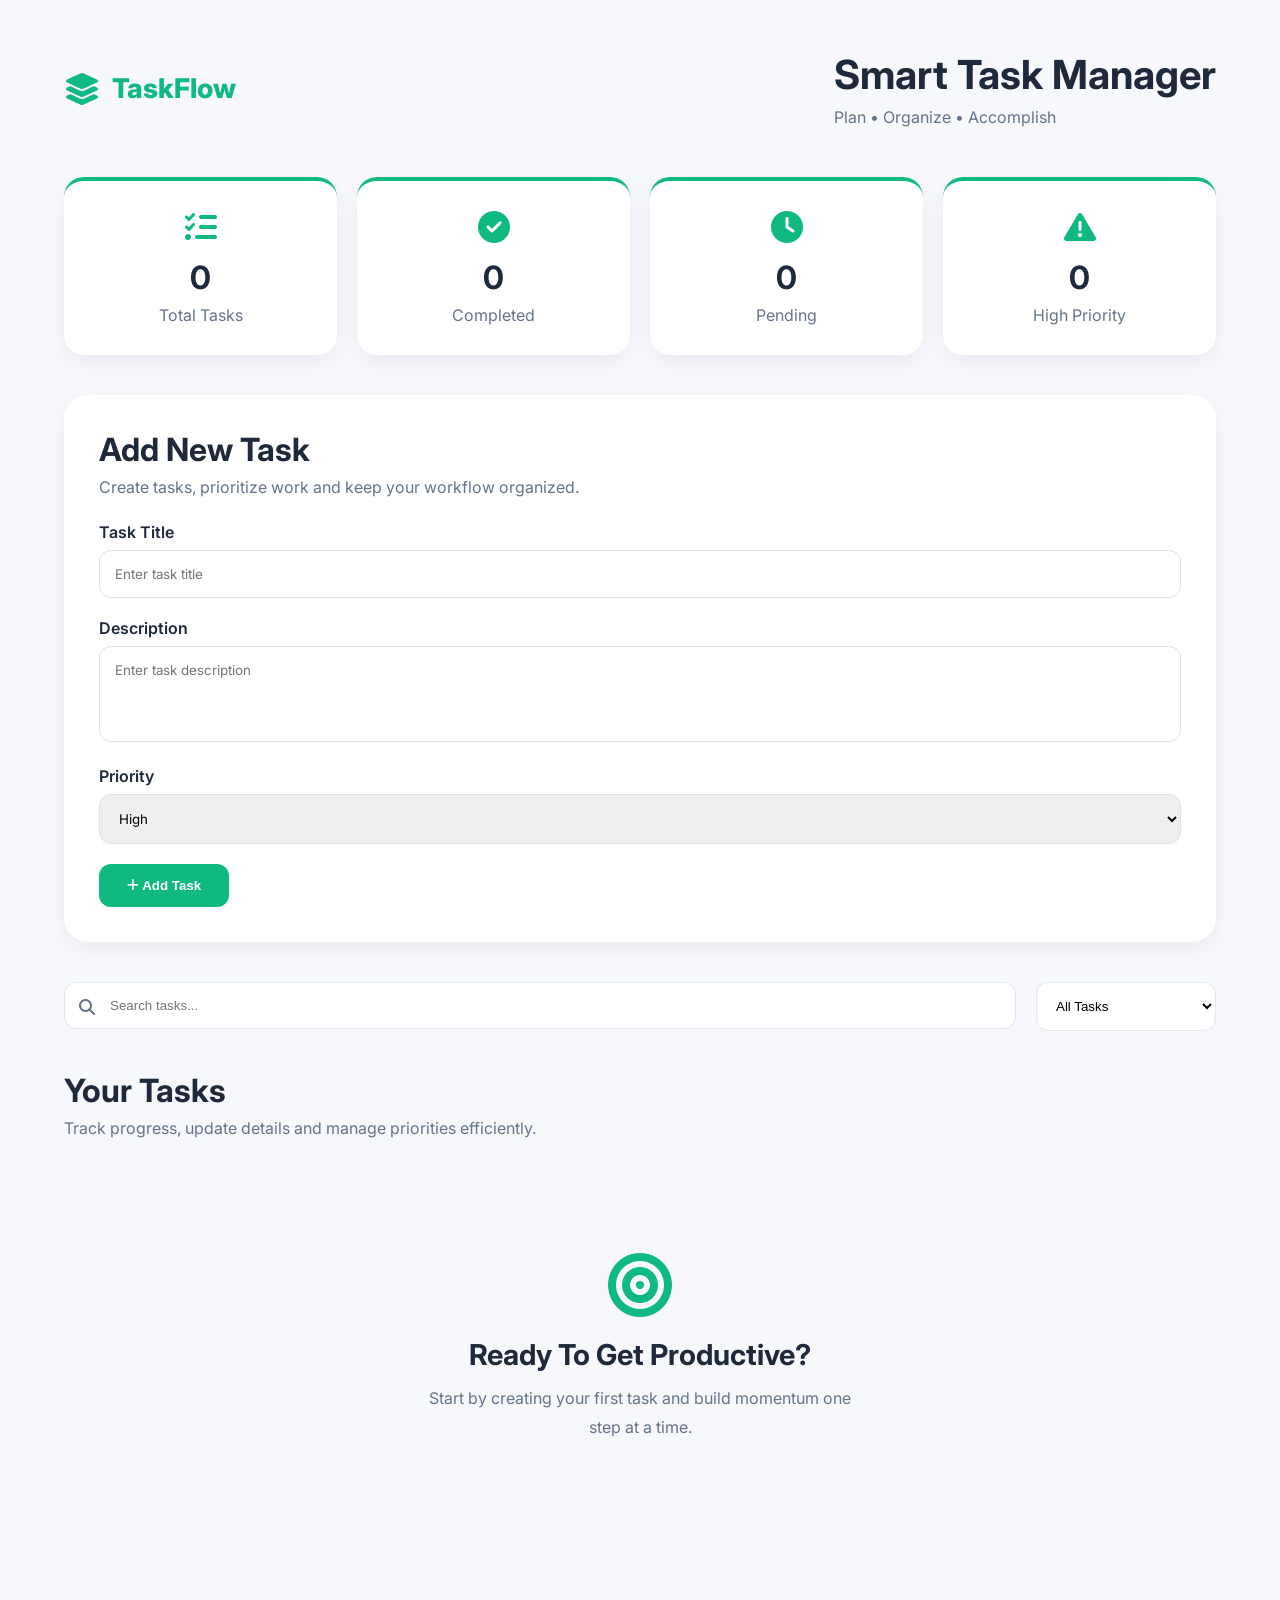
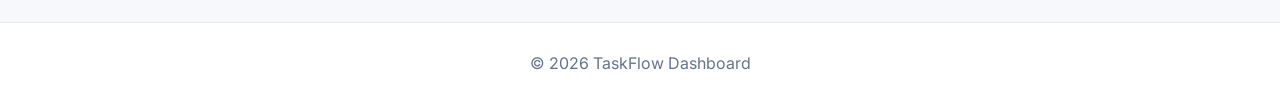
<file: Task4_Task_Manager/index.html>
<!DOCTYPE html>
<html lang="en">

<head>

    <meta charset="UTF-8">

    <meta name="viewport" content="width=device-width, initial-scale=1.0">

    <title>TaskFlow | Smart Task Manager</title>

    <link href="https://fonts.googleapis.com/css2?family=Inter:wght@300;400;500;600;700;800&display=swap" rel="stylesheet">

    <link rel="stylesheet"
        href="https://cdnjs.cloudflare.com/ajax/libs/font-awesome/6.5.1/css/all.min.css">

    <link rel="stylesheet" href="style.css">

</head>

<body>

    <!-- HEADER -->

    <header class="header">

        <div class="container header-content">

            <div class="logo">

                <i class="fa-solid fa-layer-group"></i>

                <span>TaskFlow</span>

            </div>

            <div class="header-text">

                <h1>Smart Task Manager</h1>

                <p>Plan • Organize • Accomplish</p>

            </div>

        </div>

    </header>

    <!-- STATS -->

    <section class="stats-section">

        <div class="container stats-grid">

            <div class="stat-card">

                <i class="fa-solid fa-list-check"></i>

                <h3 id="totalTasks">0</h3>

                <p>Total Tasks</p>

            </div>

            <div class="stat-card">

                <i class="fa-solid fa-circle-check"></i>

                <h3 id="completedTasks">0</h3>

                <p>Completed</p>

            </div>

            <div class="stat-card">

                <i class="fa-solid fa-clock"></i>

                <h3 id="pendingTasks">0</h3>

                <p>Pending</p>

            </div>

            <div class="stat-card">

                <i class="fa-solid fa-triangle-exclamation"></i>

                <h3 id="highPriorityTasks">0</h3>

                <p>High Priority</p>

            </div>

        </div>

    </section>

    <!-- FORM -->

    <section class="task-form-section">

        <div class="container">

            <div class="task-form-card">

                <div class="section-heading">

                    <h2>Add New Task</h2>

                    <p>
                        Create tasks, prioritize work and keep
                        your workflow organized.
                    </p>

                </div>

                <form id="taskForm">

                    <div class="form-group">

                        <label>Task Title</label>

                        <input
                            type="text"
                            id="taskTitle"
                            placeholder="Enter task title">

                    </div>

                    <div class="form-group">

                        <label>Description</label>

                        <textarea
                            id="taskDescription"
                            rows="4"
                            placeholder="Enter task description"></textarea>

                    </div>

                    <div class="form-row">

                        <div class="form-group">

                            <label>Priority</label>

                            <select id="taskPriority">

                                <option value="High">High</option>

                                <option value="Medium">Medium</option>

                                <option value="Low">Low</option>

                            </select>

                        </div>

                    </div>

                    <button type="submit" class="btn primary-btn">

                        <i class="fa-solid fa-plus"></i>

                        Add Task

                    </button>

                </form>

            </div>

        </div>

    </section>

    <!-- SEARCH -->

    <section class="controls-section">

        <div class="container controls-container">

            <div class="search-box">

                <i class="fa-solid fa-magnifying-glass"></i>

                <input
                    type="text"
                    id="searchInput"
                    placeholder="Search tasks...">

            </div>

            <select id="filterTasks">

                <option value="all">All Tasks</option>

                <option value="completed">Completed</option>

                <option value="pending">Pending</option>

            </select>

        </div>

    </section>

    <!-- TASKS -->

    <section class="tasks-section">

        <div class="container">

            <div class="section-heading">

                <h2>Your Tasks</h2>

                <p>
                    Track progress, update details and manage
                    priorities efficiently.
                </p>

            </div>

            <div id="taskContainer" class="task-grid">

            </div>

            <div id="emptyState" class="empty-state">

                <i class="fa-solid fa-bullseye"></i>

                <h3>Ready To Get Productive?</h3>

                <p>
                    Start by creating your first task and build
                    momentum one step at a time.
                </p>

            </div>

        </div>

    </section>

    <!-- ================= EDIT TASK MODAL ================= -->

<div id="editModal" class="modal">

    <div class="modal-content">

        <div class="modal-header">

            <h2>Edit Task</h2>

            <span id="closeModal" class="close-modal">
                &times;
            </span>

        </div>

        <div class="form-group">

            <label>Task Title</label>

            <input
                type="text"
                id="editTaskTitle">

        </div>

        <div class="form-group">

            <label>Description</label>

            <textarea
                id="editTaskDescription"
                rows="5"></textarea>

        </div>

        <button
            id="saveEditBtn"
            class="btn primary-btn">

            Save Changes

        </button>

    </div>

</div>

    <!-- FOOTER -->

    <footer class="footer">

        <div class="container">

            <p>
                © 2026 TaskFlow Dashboard
            </p>

        </div>

    </footer>

    <script src="script.js"></script>

</body>

</html>
</file>
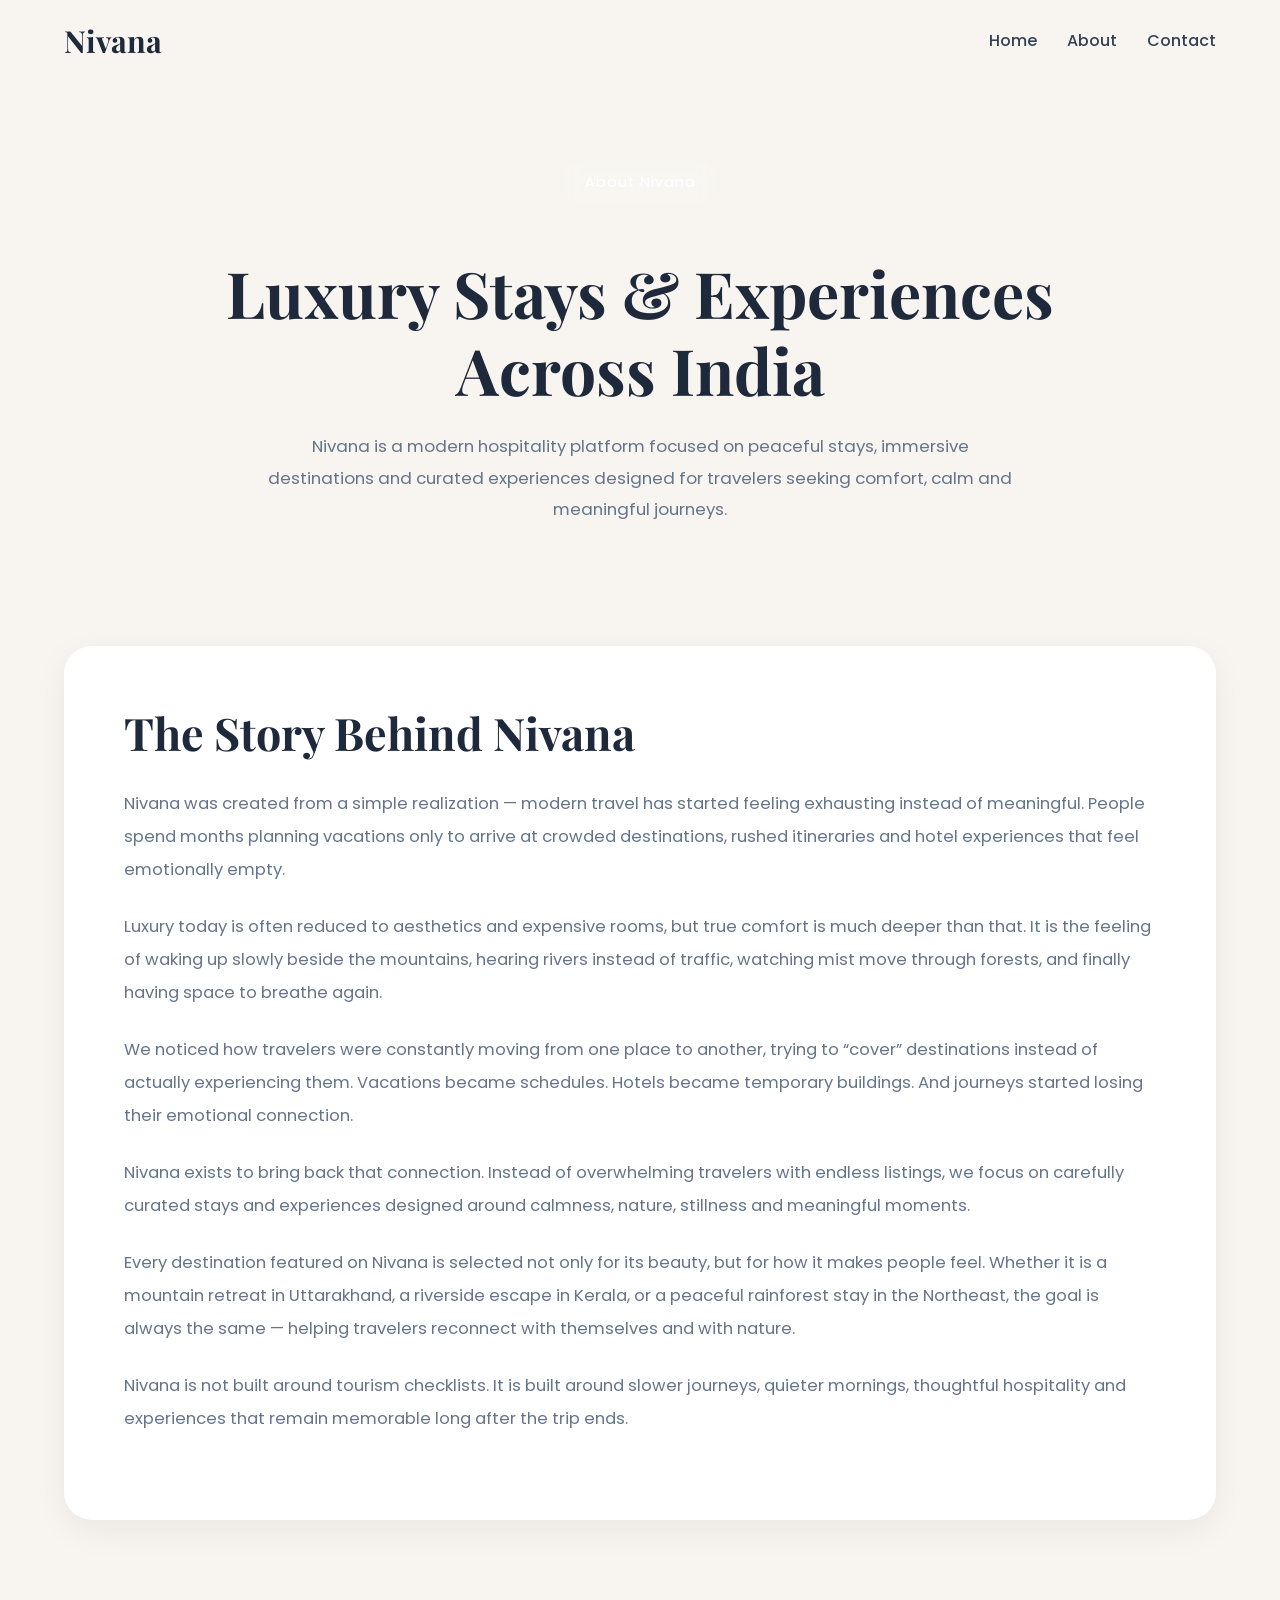
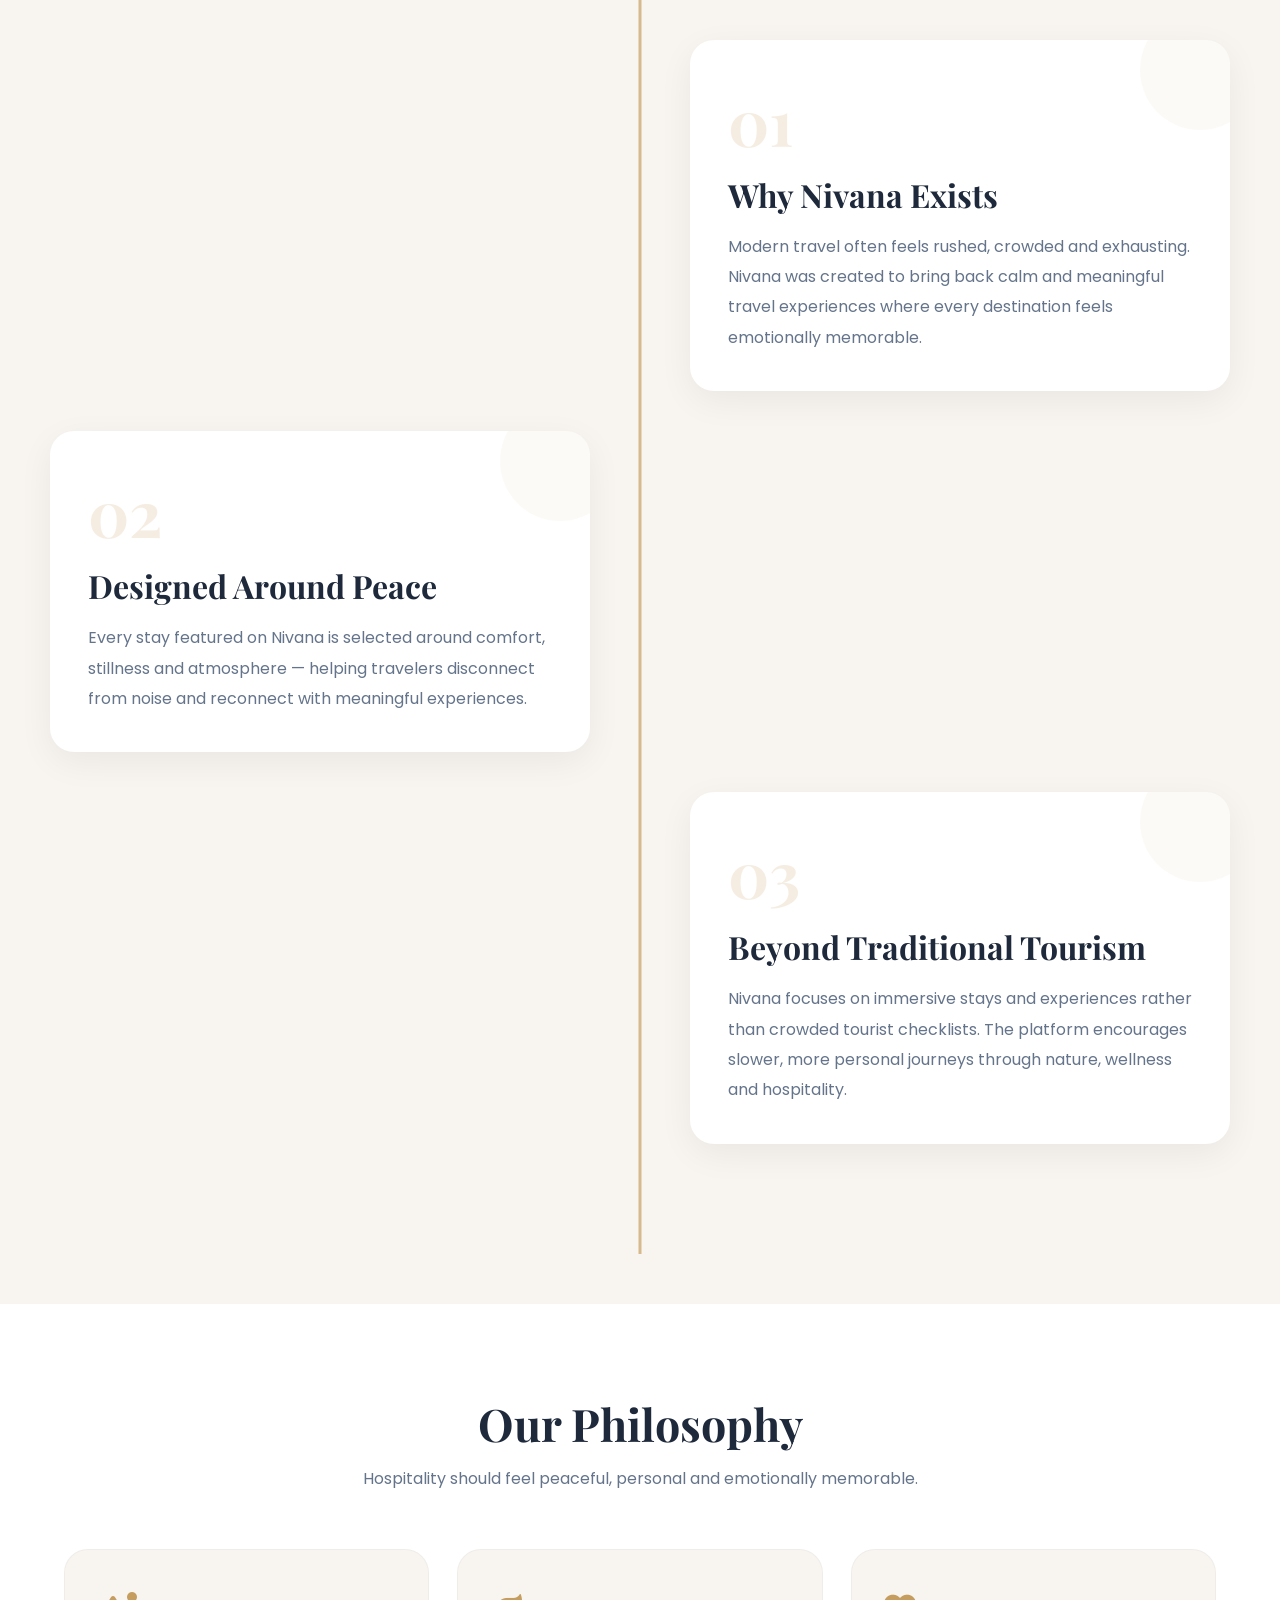
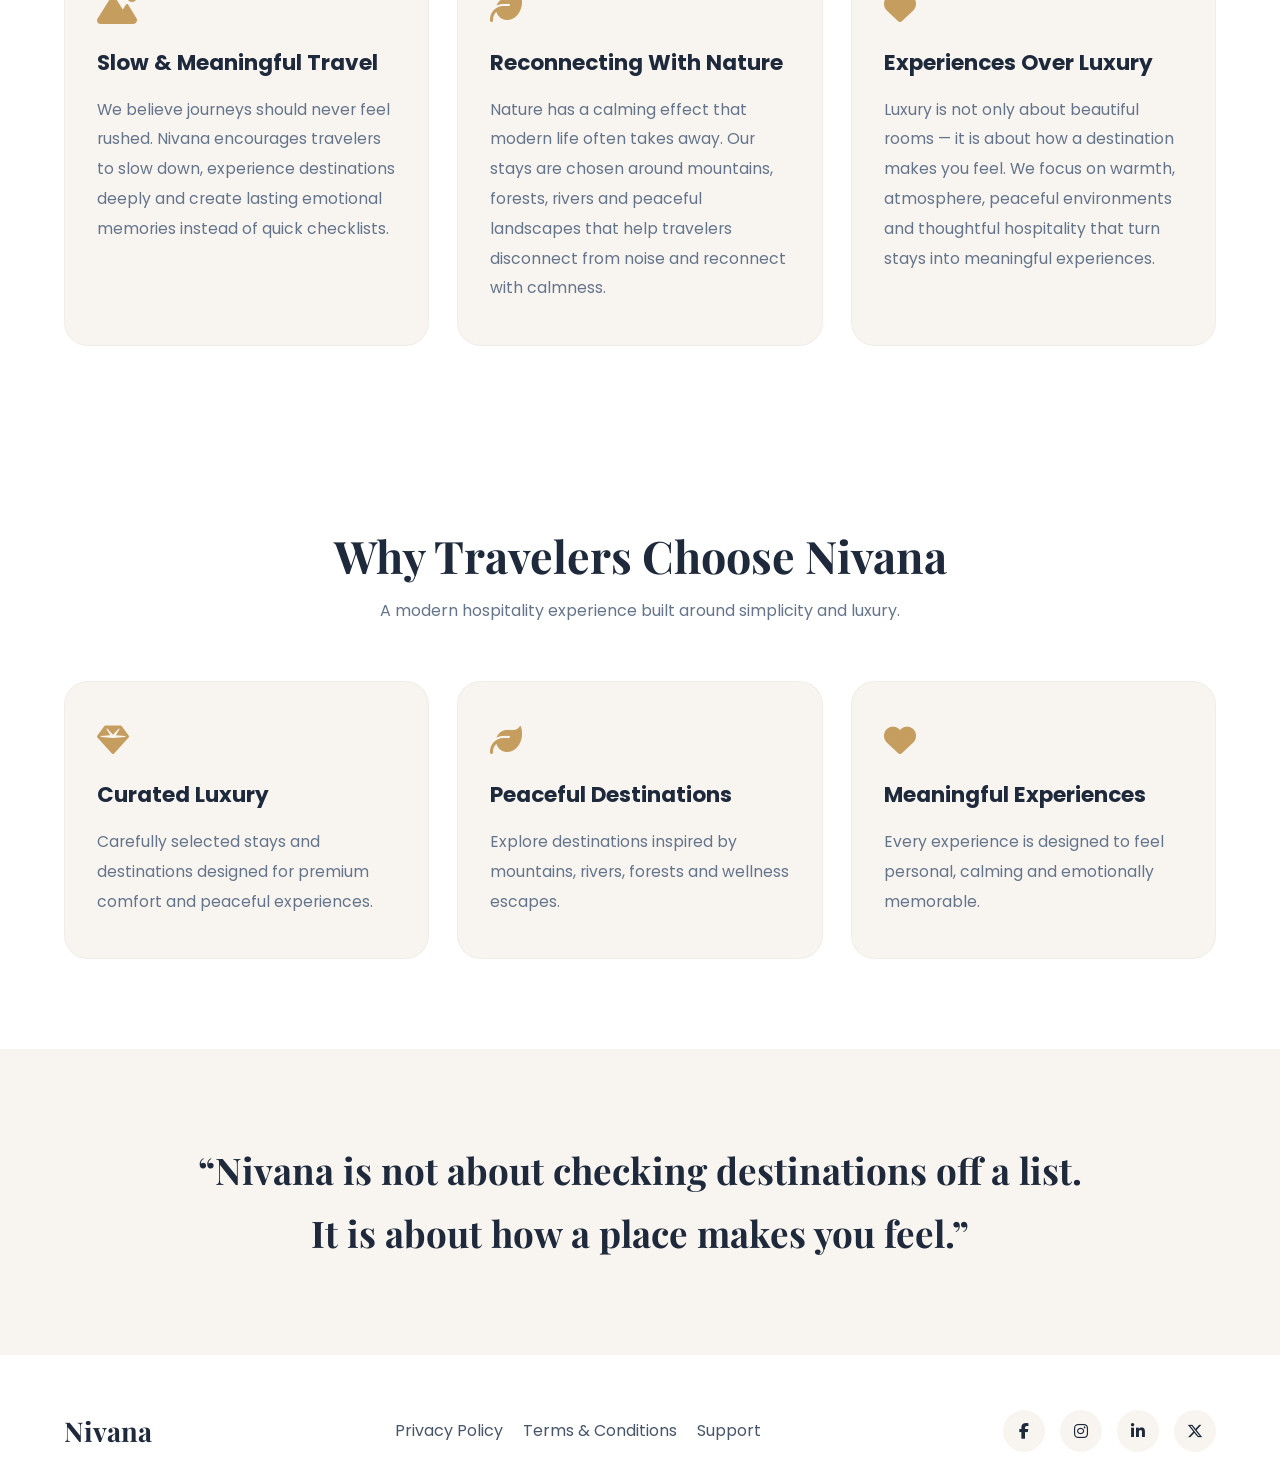
<file: Task2_Multiple_Page_And_Form_Validation/about.html>
<!DOCTYPE html>
<html lang="en">

<head>

    <meta charset="UTF-8">

    <meta name="viewport" content="width=device-width, initial-scale=1.0">

    <title>About | Nivana</title>

    <!-- GOOGLE FONTS -->

    <link href="https://fonts.googleapis.com/css2?family=Poppins:wght@300;400;500;600;700&family=Playfair+Display:wght@600;700&display=swap" rel="stylesheet">

    <!-- FONT AWESOME -->

    <link rel="stylesheet" href="https://cdnjs.cloudflare.com/ajax/libs/font-awesome/6.5.1/css/all.min.css">

    <!-- CSS -->

    <link rel="stylesheet" href="style.css">

</head>

<body>

<!-- ================= HEADER ================= -->

<header class="header">

    <div class="container navbar">

        <div class="logo">
            Nivana
        </div>

        <ul class="nav-links">

            <li><a href="index.html">Home</a></li>

            <li><a href="about.html">About</a></li>

            <li><a href="contact.html">Contact</a></li>

        </ul>

        <div class="menu-btn">
            <i class="fa-solid fa-bars"></i>
        </div>

    </div>

</header>

<!-- ================= HERO ================= -->

<section class="page-hero">

    <div class="container page-hero-content">

        <span class="hero-tag">
            About Nivana
        </span>

        <h1>
            Luxury Stays & Experiences Across India
        </h1>

        <p>
            Nivana is a modern hospitality platform focused on peaceful stays,
            immersive destinations and curated experiences designed for travelers
            seeking comfort, calm and meaningful journeys.
        </p>

    </div>

</section>

<!-- ================= WHAT IS NIVANA ================= -->

<section class="about-intro">

    <div class="container">

        <div class="about-intro-box">

            <h2>
                The Story Behind Nivana
            </h2>

            <p>
                Nivana was created from a simple realization —
                modern travel has started feeling exhausting instead of meaningful.
                People spend months planning vacations only to arrive at crowded destinations,
                rushed itineraries and hotel experiences that feel emotionally empty.
            </p>

            <p>
                Luxury today is often reduced to aesthetics and expensive rooms,
                but true comfort is much deeper than that.
                It is the feeling of waking up slowly beside the mountains,
                hearing rivers instead of traffic,
                watching mist move through forests,
                and finally having space to breathe again.
            </p>

            <p>
                We noticed how travelers were constantly moving from one place to another,
                trying to “cover” destinations instead of actually experiencing them.
                Vacations became schedules.
                Hotels became temporary buildings.
                And journeys started losing their emotional connection.
            </p>

            <p>
                Nivana exists to bring back that connection.
                Instead of overwhelming travelers with endless listings,
                we focus on carefully curated stays and experiences
                designed around calmness, nature, stillness and meaningful moments.
            </p>

            <p>
                Every destination featured on Nivana is selected
                not only for its beauty,
                but for how it makes people feel.
                Whether it is a mountain retreat in Uttarakhand,
                a riverside escape in Kerala,
                or a peaceful rainforest stay in the Northeast,
                the goal is always the same —
                helping travelers reconnect with themselves and with nature.
            </p>

            <p>
                Nivana is not built around tourism checklists.
                It is built around slower journeys,
                quieter mornings,
                thoughtful hospitality
                and experiences that remain memorable long after the trip ends.
            </p>

        </div>

    </div>

</section>

<!-- ================= TIMELINE ================= -->

<section class="timeline-section">

    <div class="timeline-line"></div>

    <div class="timeline-container">

        <!-- ITEM 1 -->

        <div class="timeline-item right">

            <div class="timeline-content">

                <span class="timeline-number">
                    01
                </span>

                <h2>
                    Why Nivana Exists
                </h2>

                <p>
                    Modern travel often feels rushed, crowded and exhausting.
                    Nivana was created to bring back calm and meaningful travel
                    experiences where every destination feels emotionally memorable.
                </p>

            </div>

        </div>

        <!-- ITEM 2 -->

        <div class="timeline-item left">

            <div class="timeline-content">

                <span class="timeline-number">
                    02
                </span>

                <h2>
                    Designed Around Peace
                </h2>

                <p>
                    Every stay featured on Nivana is selected around comfort,
                    stillness and atmosphere — helping travelers disconnect
                    from noise and reconnect with meaningful experiences.
                </p>

            </div>

        </div>

        <!-- ITEM 3 -->

        <div class="timeline-item right">

            <div class="timeline-content">

                <span class="timeline-number">
                    03
                </span>

                <h2>
                    Beyond Traditional Tourism
                </h2>

                <p>
                    Nivana focuses on immersive stays and experiences rather than
                    crowded tourist checklists. The platform encourages slower,
                    more personal journeys through nature, wellness and hospitality.
                </p>

            </div>

        </div>

    </div>

</section>
<br>
<br>

<!-- ================= OUR PHILOSOPHY ================= -->

<section class="why-nivana">

    <div class="container">

        <div class="section-title">

            <h2>
                Our Philosophy
            </h2>

            <p>
                Hospitality should feel peaceful, personal and emotionally memorable.
            </p>

        </div>

        <div class="why-grid">

            <!-- CARD 1 -->

            <div class="why-card">

                <i class="fa-solid fa-mountain-sun"></i>

                <h3>
                    Slow & Meaningful Travel
                </h3>

                <p>
                    We believe journeys should never feel rushed.
                    Nivana encourages travelers to slow down,
                    experience destinations deeply
                    and create lasting emotional memories instead of quick checklists.
                </p>

            </div>

            <!-- CARD 2 -->

            <div class="why-card">

                <i class="fa-solid fa-leaf"></i>

                <h3>
                    Reconnecting With Nature
                </h3>

                <p>
                    Nature has a calming effect that modern life often takes away.
                    Our stays are chosen around mountains, forests,
                    rivers and peaceful landscapes
                    that help travelers disconnect from noise and reconnect with calmness.
                </p>

            </div>

            <!-- CARD 3 -->

            <div class="why-card">

                <i class="fa-solid fa-heart"></i>

                <h3>
                    Experiences Over Luxury
                </h3>

                <p>
                    Luxury is not only about beautiful rooms —
                    it is about how a destination makes you feel.
                    We focus on warmth, atmosphere,
                    peaceful environments and thoughtful hospitality
                    that turn stays into meaningful experiences.
                </p>

            </div>

        </div>

    </div>

</section>


<!-- ================= WHY NIVANA ================= -->

<section class="why-nivana">

    <div class="container">

        <div class="section-title">

            <h2>
                Why Travelers Choose Nivana
            </h2>

            <p>
                A modern hospitality experience built around simplicity and luxury.
            </p>

        </div>

        <div class="why-grid">

            <!-- CARD 1 -->

            <div class="why-card">

                <i class="fa-solid fa-gem"></i>

                <h3>
                    Curated Luxury
                </h3>

                <p>
                    Carefully selected stays and destinations designed for premium comfort and peaceful experiences.
                </p>

            </div>

            <!-- CARD 2 -->

            <div class="why-card">

                <i class="fa-solid fa-leaf"></i>

                <h3>
                    Peaceful Destinations
                </h3>

                <p>
                    Explore destinations inspired by mountains, rivers, forests and wellness escapes.
                </p>

            </div>

            <!-- CARD 3 -->

            <div class="why-card">

                <i class="fa-solid fa-heart"></i>

                <h3>
                    Meaningful Experiences
                </h3>

                <p>
                    Every experience is designed to feel personal, calming and emotionally memorable.
                </p>

            </div>

        </div>

    </div>

</section>

<!-- ================= QUOTE ================= -->

<section class="about-quote">

    <div class="container">

        <h2>
            “Nivana is not about checking destinations off a list.
            It is about how a place makes you feel.”
        </h2>

    </div>

</section>

<!-- ================= FOOTER ================= -->

<footer class="footer">

    <div class="container footer-container">

        <div class="footer-logo">
            Nivana
        </div>

        <div class="footer-links">

            <a href="#">Privacy Policy</a>

            <a href="#">Terms & Conditions</a>

            <a href="#">Support</a>

        </div>

        <div class="social-icons">

            <a href="#"><i class="fa-brands fa-facebook-f"></i></a>

            <a href="#"><i class="fa-brands fa-instagram"></i></a>

            <a href="#"><i class="fa-brands fa-linkedin-in"></i></a>

            <a href="#"><i class="fa-brands fa-x-twitter"></i></a>

        </div>

    </div>

</footer>

<script src="script.js"></script>

</body>

</html>
</file>
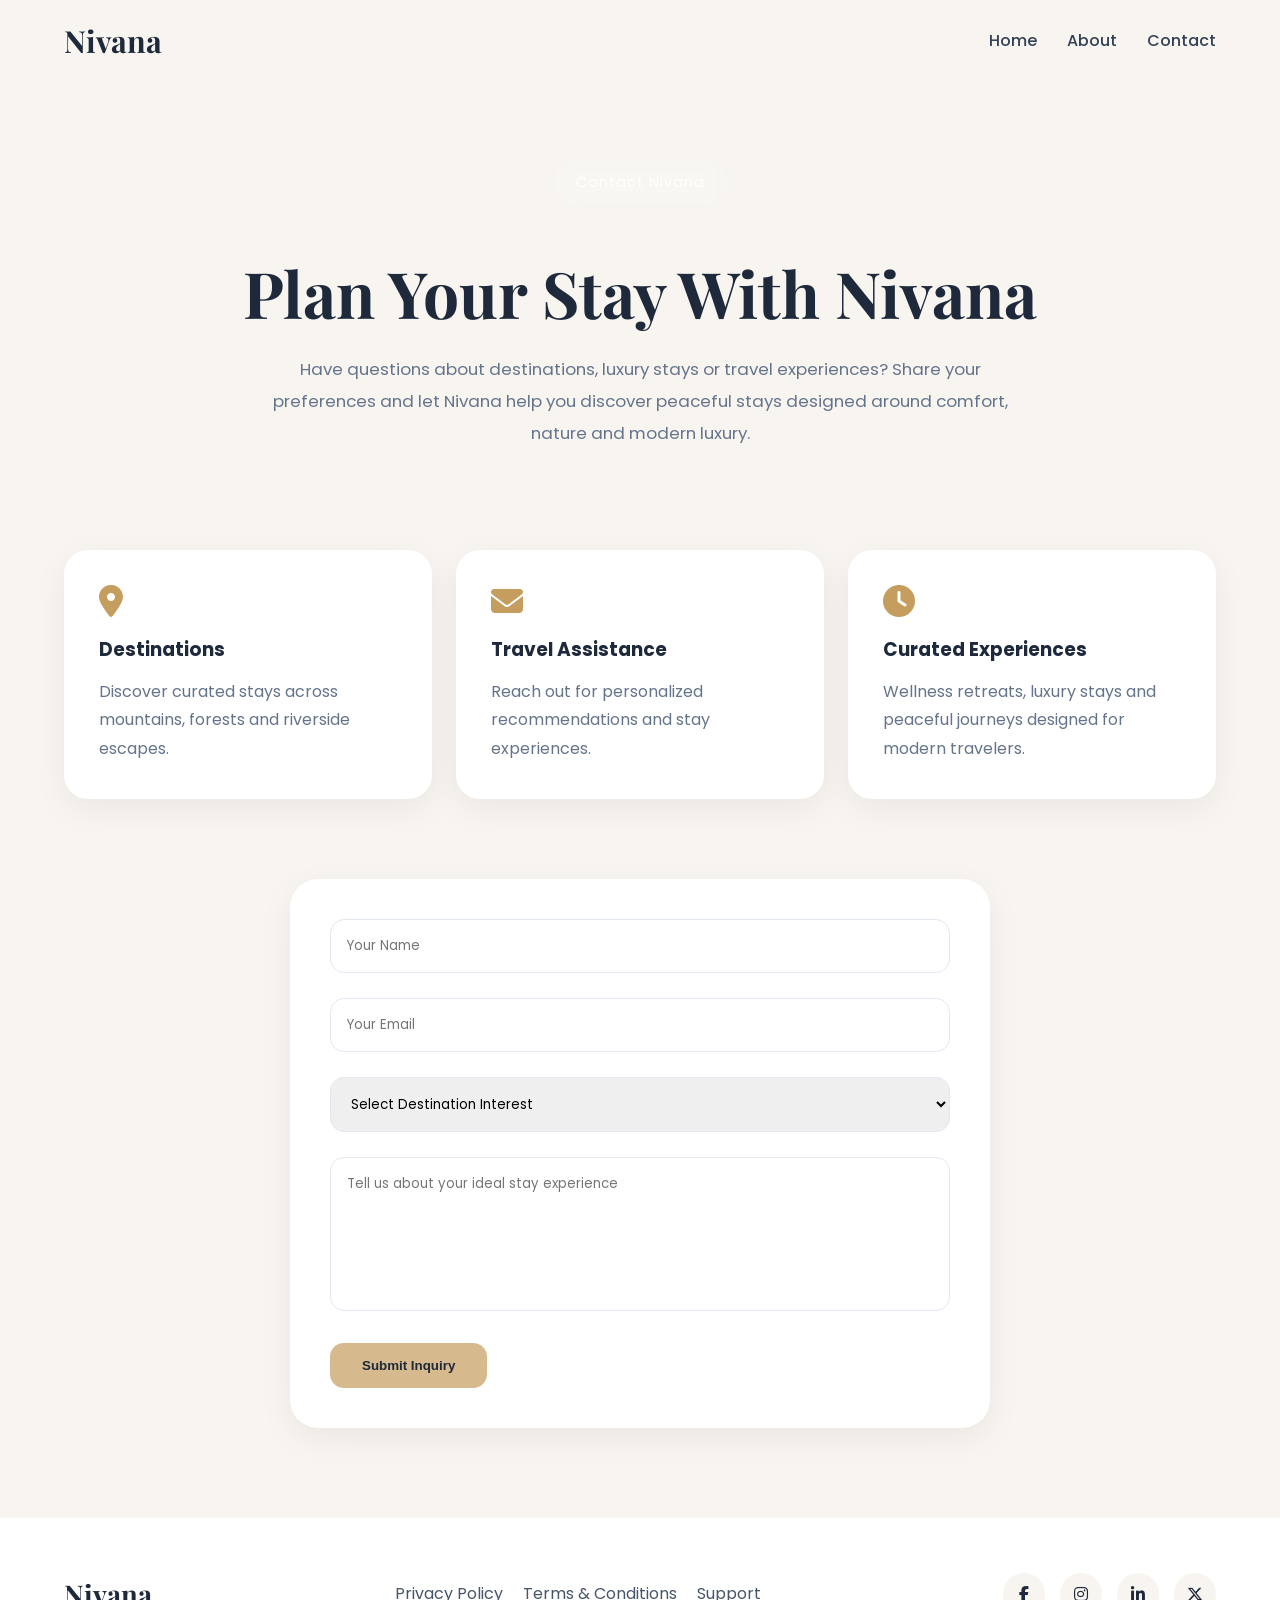
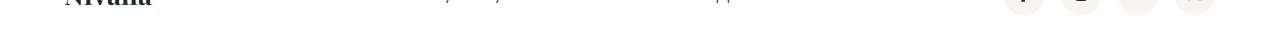
<file: Task2_Multiple_Page_And_Form_Validation/contact.html>
<!DOCTYPE html>
<html lang="en">

<head>

    <meta charset="UTF-8">

    <meta name="viewport" content="width=device-width, initial-scale=1.0">

    <title>Contact | Nivana</title>

    <!-- GOOGLE FONTS -->

    <link href="https://fonts.googleapis.com/css2?family=Poppins:wght@300;400;500;600;700&family=Playfair+Display:wght@600;700&display=swap" rel="stylesheet">

    <!-- FONT AWESOME -->

    <link rel="stylesheet" href="https://cdnjs.cloudflare.com/ajax/libs/font-awesome/6.5.1/css/all.min.css">

    <!-- CSS -->

    <link rel="stylesheet" href="style.css">

</head>

<body>

<!-- ================= HEADER ================= -->

<header class="header">

    <div class="container navbar">

        <div class="logo">
            Nivana
        </div>

        <ul class="nav-links">

            <li><a href="index.html">Home</a></li>

            <li><a href="about.html">About</a></li>

            <li><a href="contact.html">Contact</a></li>

        </ul>

        <div class="menu-btn">
            <i class="fa-solid fa-bars"></i>
        </div>

    </div>

</header>

<!-- ================= HERO ================= -->

<section class="page-hero">

    <div class="container page-hero-content">

        <span class="hero-tag">
            Contact Nivana
        </span>

        <h1>
            Plan Your Stay With Nivana
        </h1>

        <p>
            Have questions about destinations, luxury stays or travel experiences?
            Share your preferences and let Nivana help you discover peaceful stays
            designed around comfort, nature and modern luxury.
        </p>

    </div>

</section>

<!-- ================= CONTACT INFO ================= -->

<section class="contact-info">

    <div class="container contact-info-grid">

        <div class="info-card">

            <i class="fa-solid fa-location-dot"></i>

            <h3>
                Destinations
            </h3>

            <p>
                Discover curated stays across mountains, forests and riverside escapes.
            </p>

        </div>

        <div class="info-card">

            <i class="fa-solid fa-envelope"></i>

            <h3>
                Travel Assistance
            </h3>

            <p>
                Reach out for personalized recommendations and stay experiences.
            </p>

        </div>

        <div class="info-card">

            <i class="fa-solid fa-clock"></i>

            <h3>
                Curated Experiences
            </h3>

            <p>
                Wellness retreats, luxury stays and peaceful journeys designed for modern travelers.
            </p>

        </div>

    </div>

</section>

<!-- ================= CONTACT FORM ================= -->

<section class="contact-section">

    <div class="container contact-container">

        <form id="contactForm" class="contact-form">

            <input type="text" id="name" placeholder="Your Name">

            <small class="error" id="nameError"></small>

            <input type="email" id="email" placeholder="Your Email">

            <small class="error" id="emailError"></small>

            <select id="destination">

                <option value="">
                    Select Destination Interest
                </option>

                <option value="Kerala">
                    Kerala
                </option>

                <option value="Uttarakhand">
                    Uttarakhand
                </option>

                <option value="Assam">
                    Assam
                </option>

            </select>

            <small class="error" id="destinationError"></small>

            <textarea id="message" rows="6" placeholder="Tell us about your ideal stay experience"></textarea>

            <small class="error" id="messageError"></small>

            <button type="submit" class="btn primary-btn">
                Submit Inquiry
            </button>

        </form>

    </div>

</section>
<!-- ================= FOOTER ================= -->

<footer class="footer">

    <div class="container footer-container">

        <div class="footer-logo">
            Nivana
        </div>

        <div class="footer-links">

            <a href="#">Privacy Policy</a>

            <a href="#">Terms & Conditions</a>

            <a href="#">Support</a>

        </div>

        <div class="social-icons">

            <a href="#"><i class="fa-brands fa-facebook-f"></i></a>

            <a href="#"><i class="fa-brands fa-instagram"></i></a>

            <a href="#"><i class="fa-brands fa-linkedin-in"></i></a>

            <a href="#"><i class="fa-brands fa-x-twitter"></i></a>

        </div>

    </div>

</footer>

<script src="script.js"></script>

</body>

</html>
</file>
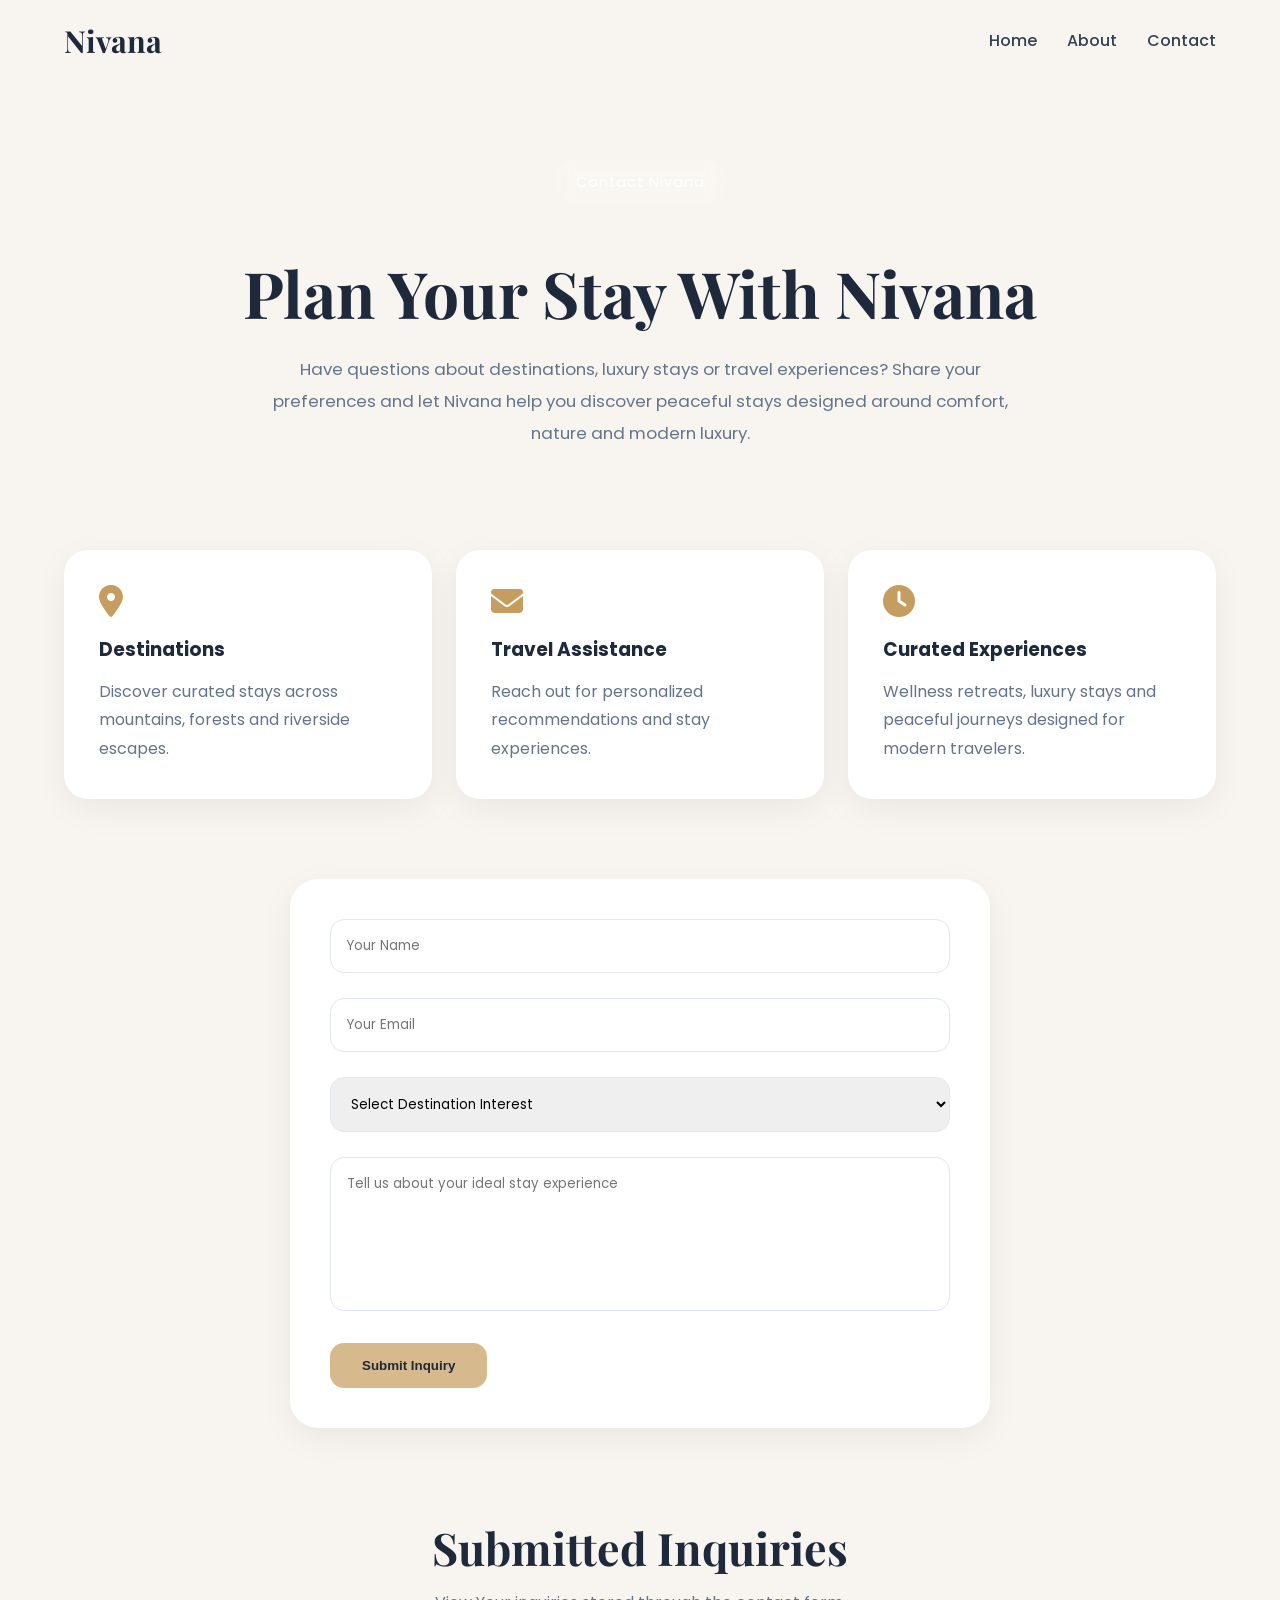
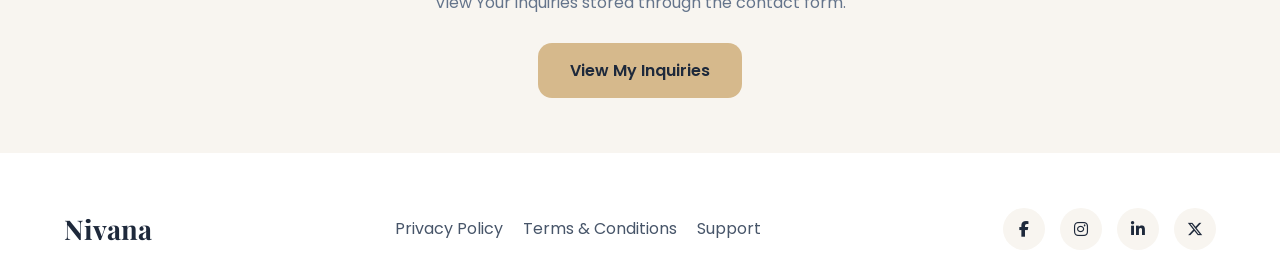
<file: Task3_Contact_Page_Submission/contact.html>
<!DOCTYPE html>
<html lang="en">

<head>

    <meta charset="UTF-8">

    <meta name="viewport" content="width=device-width, initial-scale=1.0">

    <title>Contact | Nivana</title>

    <!-- GOOGLE FONTS -->

    <link href="https://fonts.googleapis.com/css2?family=Poppins:wght@300;400;500;600;700&family=Playfair+Display:wght@600;700&display=swap" rel="stylesheet">

    <!-- FONT AWESOME -->

    <link rel="stylesheet" href="https://cdnjs.cloudflare.com/ajax/libs/font-awesome/6.5.1/css/all.min.css">

    <!-- CSS -->

    <link rel="stylesheet" href="style.css">

</head>

<body>

<!-- ================= HEADER ================= -->

<header class="header">

    <div class="container navbar">

        <div class="logo">
            Nivana
        </div>

        <ul class="nav-links">

            <li><a href="index.html">Home</a></li>

            <li><a href="about.html">About</a></li>

            <li><a href="contact.html">Contact</a></li>

        </ul>

        <div class="menu-btn">
            <i class="fa-solid fa-bars"></i>
        </div>

    </div>

</header>

<!-- ================= HERO ================= -->

<section class="page-hero">

    <div class="container page-hero-content">

        <span class="hero-tag">
            Contact Nivana
        </span>

        <h1>
            Plan Your Stay With Nivana
        </h1>

        <p>
            Have questions about destinations, luxury stays or travel experiences?
            Share your preferences and let Nivana help you discover peaceful stays
            designed around comfort, nature and modern luxury.
        </p>

    </div>

</section>

<!-- ================= CONTACT INFO ================= -->

<section class="contact-info">

    <div class="container contact-info-grid">

        <div class="info-card">

            <i class="fa-solid fa-location-dot"></i>

            <h3>
                Destinations
            </h3>

            <p>
                Discover curated stays across mountains, forests and riverside escapes.
            </p>

        </div>

        <div class="info-card">

            <i class="fa-solid fa-envelope"></i>

            <h3>
                Travel Assistance
            </h3>

            <p>
                Reach out for personalized recommendations and stay experiences.
            </p>

        </div>

        <div class="info-card">

            <i class="fa-solid fa-clock"></i>

            <h3>
                Curated Experiences
            </h3>

            <p>
                Wellness retreats, luxury stays and peaceful journeys designed for modern travelers.
            </p>

        </div>

    </div>

</section>

<!-- ================= CONTACT FORM ================= -->

<section class="contact-section">

    <div class="container contact-container">

        <form id="contactForm" class="contact-form">

            <input type="text" id="name" placeholder="Your Name">

            <small class="error" id="nameError"></small>

            <input type="email" id="email" placeholder="Your Email">

            <small class="error" id="emailError"></small>

            <select id="destination">

                <option value="">
                    Select Destination Interest
                </option>

                <option value="Kerala">
                    Kerala
                </option>

                <option value="Uttarakhand">
                    Uttarakhand
                </option>

                <option value="Assam">
                    Assam
                </option>

            </select>

            <small class="error" id="destinationError"></small>

            <textarea id="message" rows="6" placeholder="Tell us about your ideal stay experience"></textarea>

            <small class="error" id="messageError"></small>

            <button type="submit" class="btn primary-btn">
                Submit Inquiry
            </button>
        </form>
    </div>

</section>
</section>

<section class="submissions-navigation">

    <div class="container">

        <div class="section-title">

            <h2>Submitted Inquiries</h2>

            <p>
                View Your inquiries stored through the contact form.
            </p>
            <br>
            <a href="submissions.html" class="btn primary-btn">
                View My Inquiries
            </a>

        </div>

    </div>

</section>
<!-- ================= FOOTER ================= -->

<footer class="footer">

    <div class="container footer-container">

        <div class="footer-logo">
            Nivana
        </div>

        <div class="footer-links">

            <a href="#">Privacy Policy</a>

            <a href="#">Terms & Conditions</a>

            <a href="#">Support</a>

        </div>

        <div class="social-icons">

            <a href="#"><i class="fa-brands fa-facebook-f"></i></a>

            <a href="#"><i class="fa-brands fa-instagram"></i></a>

            <a href="#"><i class="fa-brands fa-linkedin-in"></i></a>

            <a href="#"><i class="fa-brands fa-x-twitter"></i></a>

        </div>

    </div>

</footer>

<script src="script.js"></script>

</body>

</html>
</file>
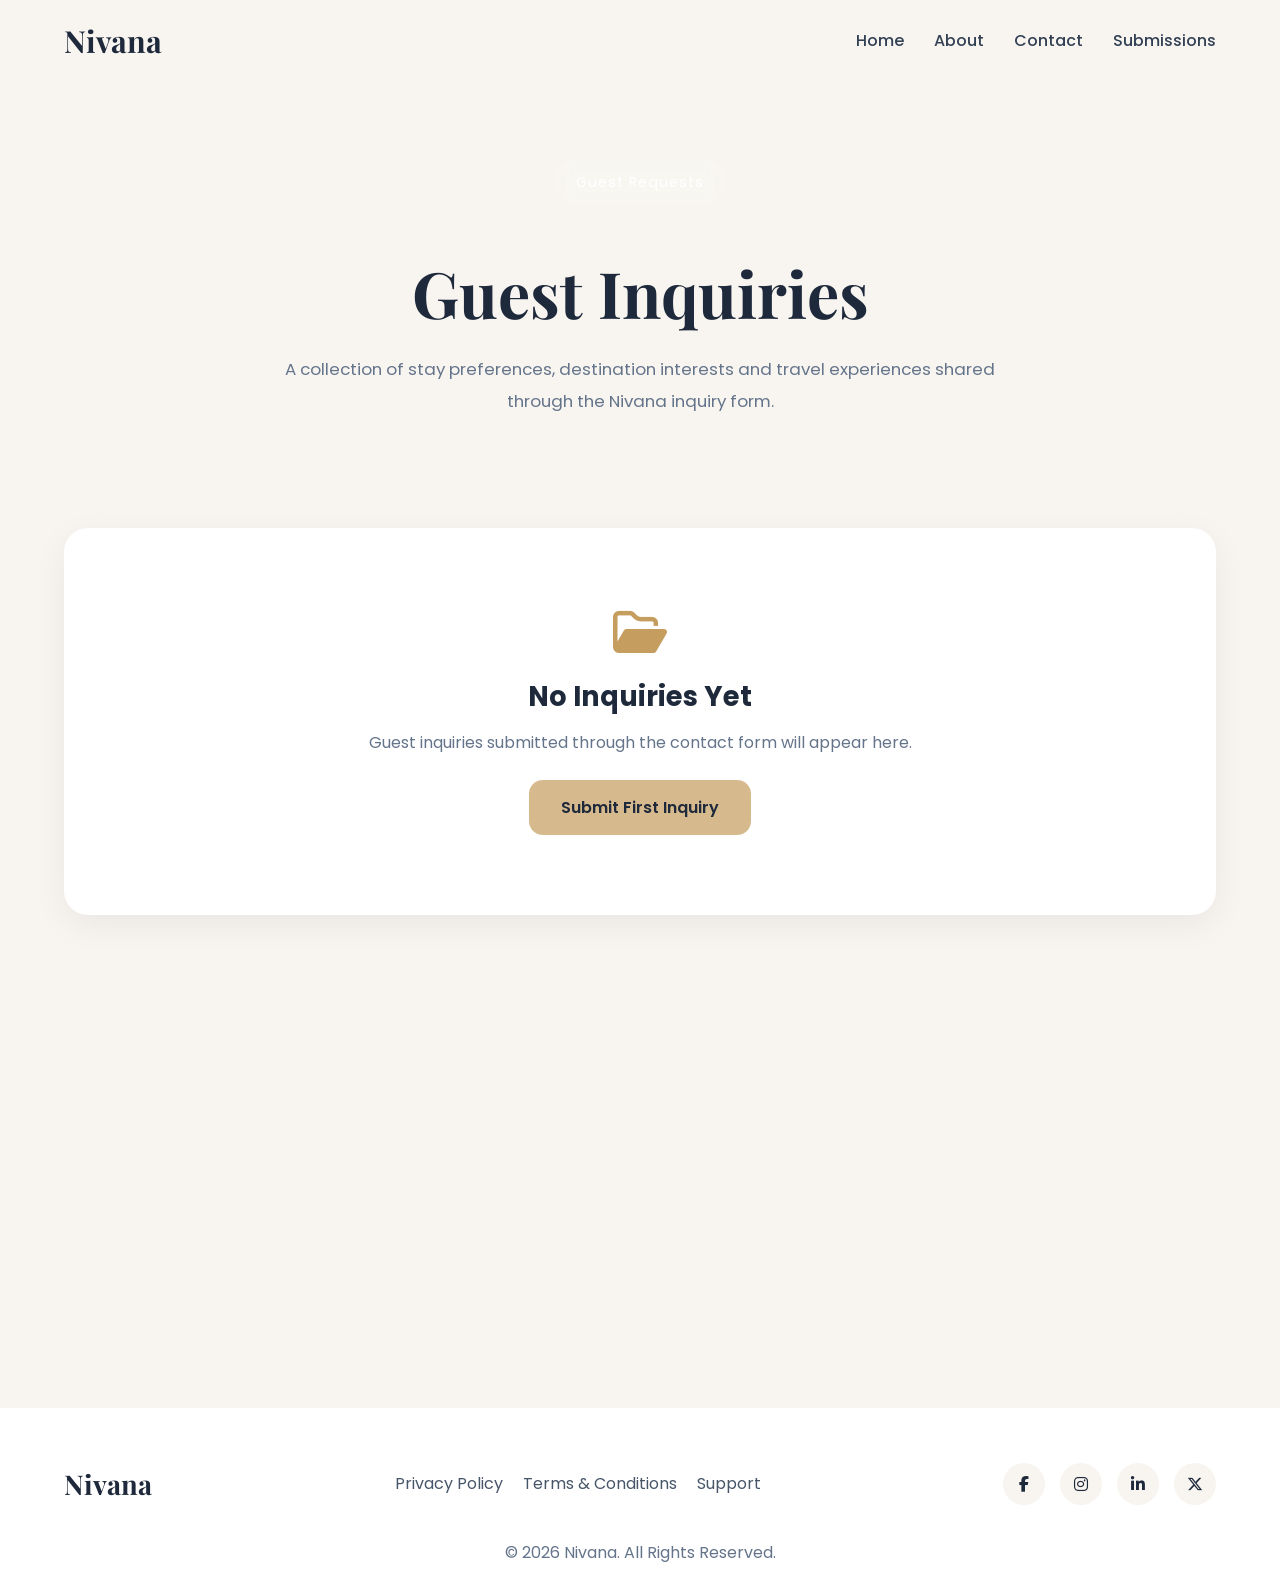
<file: Task3_Contact_Page_Submission/submissions.html>
<!DOCTYPE html>
<html lang="en">

<head>

    <meta charset="UTF-8">

    <meta name="viewport" content="width=device-width, initial-scale=1.0">

    <title>Guest Inquiries | Nivana</title>

    <!-- GOOGLE FONTS -->

    <link href="https://fonts.googleapis.com/css2?family=Poppins:wght@300;400;500;600;700&family=Playfair+Display:wght@600;700&display=swap" rel="stylesheet">

    <!-- FONT AWESOME -->

    <link rel="stylesheet" href="https://cdnjs.cloudflare.com/ajax/libs/font-awesome/6.5.1/css/all.min.css">

    <!-- CSS -->

    <link rel="stylesheet" href="style.css">

</head>

<body>

<!-- ================= HEADER ================= -->

<header class="header">

    <div class="container navbar">

        <div class="logo">
            Nivana
        </div>

        <ul class="nav-links">

            <li><a href="index.html">Home</a></li>

            <li><a href="about.html">About</a></li>

            <li><a href="contact.html">Contact</a></li>

            <li><a href="submissions.html">Submissions</a></li>

        </ul>

        <div class="menu-btn">
            <i class="fa-solid fa-bars"></i>
        </div>

    </div>

</header>

<!-- ================= PAGE HERO ================= -->

<section class="page-hero">

    <div class="container page-hero-content">

        <span class="hero-tag">
            Guest Requests
        </span>

        <h1>
            Guest Inquiries
        </h1>

        <p>
            A collection of stay preferences, destination interests and travel
            experiences shared through the Nivana inquiry form.
        </p>

    </div>

</section>

<!-- ================= SUBMISSIONS ================= -->

<section class="submissions-section">

    <div class="container">

        <div id="submissionsContainer" class="submissions-grid">

            <!-- Cards injected by JavaScript -->

        </div>

        <div id="emptyState" class="empty-state">

            <i class="fa-regular fa-folder-open"></i>

            <h3>
                No Inquiries Yet
            </h3>

            <p>
                Guest inquiries submitted through the contact form will appear here.
            </p>

            <a href="contact.html" class="btn primary-btn">
                Submit First Inquiry
            </a>

        </div>

    </div>

</section>

<!-- ================= FOOTER ================= -->

<footer class="footer">

    <div class="container footer-container">

        <div class="footer-logo">
            Nivana
        </div>

        <div class="footer-links">

            <a href="#">Privacy Policy</a>

            <a href="#">Terms & Conditions</a>

            <a href="#">Support</a>

        </div>

        <div class="social-icons">

            <a href="#"><i class="fa-brands fa-facebook-f"></i></a>

            <a href="#"><i class="fa-brands fa-instagram"></i></a>

            <a href="#"><i class="fa-brands fa-linkedin-in"></i></a>

            <a href="#"><i class="fa-brands fa-x-twitter"></i></a>

        </div>

    </div>

    <p class="copyright">
        © 2026 Nivana. All Rights Reserved.
    </p>

</footer>

<script src="script.js"></script>

</body>

</html>
</file>
<file: Task4_Task_Manager/style.css>
/* ================= GLOBAL ================= */

*{
    margin:0;
    padding:0;
    box-sizing:border-box;
}

body{
    font-family:'Inter',sans-serif;
    background:#f6f8fc;
    color:#1e293b;
}

.container{
    width:90%;
    max-width:1200px;
    margin:auto;
}

a{
    text-decoration:none;
}

/* ================= HEADER ================= */

.header{
    padding:50px 0;
}

.header-content{
    display:flex;
    justify-content:space-between;
    align-items:center;
    flex-wrap:wrap;
    gap:20px;
}

.logo{
    display:flex;
    align-items:center;
    gap:12px;
    font-size:1.7rem;
    font-weight:800;
    color:#10b981;
}

.logo i{
    font-size:2rem;
}

.header-text h1{
    font-size:2.5rem;
    margin-bottom:8px;
}

.header-text p{
    color:#64748b;
}

/* ================= STATS ================= */

.stats-section{
    padding-bottom:40px;
}

.stats-grid{
    display:grid;
    grid-template-columns:repeat(4,1fr);
    gap:20px;
}

.stat-card{
    background:#ffffff;
    padding:30px;
    border-radius:20px;
    text-align:center;
    box-shadow:0 8px 25px rgba(0,0,0,0.05);
    border-top:4px solid #10b981;
    transition:0.3s;
}

.stat-card:hover{
    transform:translateY(-5px);
}

.stat-card i{
    font-size:2rem;
    color:#10b981;
    margin-bottom:15px;
}

.stat-card h3{
    font-size:2rem;
    margin-bottom:8px;
}

.stat-card p{
    color:#64748b;
}

/* ================= FORM ================= */

.task-form-section{
    padding-bottom:40px;
}

.task-form-card{
    background:#ffffff;
    padding:35px;
    border-radius:24px;
    box-shadow:0 8px 25px rgba(0,0,0,0.05);
}

.section-heading{
    margin-bottom:25px;
}

.section-heading h2{
    font-size:2rem;
    margin-bottom:8px;
}

.section-heading p{
    color:#64748b;
}

.form-group{
    margin-bottom:20px;
}

.form-group label{
    display:block;
    margin-bottom:8px;
    font-weight:600;
}

.form-group input,
.form-group textarea,
.form-group select{
    width:100%;
    padding:15px;
    border:1px solid #dbe2ea;
    border-radius:12px;
    font-family:'Inter',sans-serif;
    outline:none;
}

.form-group textarea{
    resize:none;
}

.btn{
    border:none;
    cursor:pointer;
    padding:14px 28px;
    border-radius:12px;
    font-weight:600;
    transition:0.3s;
}

.primary-btn{
    background:#10b981;
    color:white;
}

.primary-btn:hover{
    background:#059669;
    transform:translateY(-2px);
}

/* ================= SEARCH FILTER ================= */

.controls-section{
    padding-bottom:40px;
}

.controls-container{
    display:flex;
    justify-content:space-between;
    gap:20px;
}

.search-box{
    flex:1;
    position:relative;
}

.search-box i{
    position:absolute;
    left:15px;
    top:50%;
    transform:translateY(-50%);
    color:#64748b;
}

.search-box input{
    width:100%;
    padding:15px 15px 15px 45px;
    border:1px solid #e2e8f0;
    border-radius:12px;
    background:white;
}

#filterTasks{
    padding:15px;
    border:1px solid #e2e8f0;
    border-radius:12px;
    background:white;
    min-width:180px;
}

/* ================= TASKS ================= */

.tasks-section{
    padding-bottom:70px;
}

.task-grid{
    display:grid;
    grid-template-columns:repeat(2,1fr);
    gap:25px;
}

.task-card{
    background:white;
    padding:25px;
    border-radius:20px;
    box-shadow:0 8px 25px rgba(0,0,0,0.05);
    transition:0.3s;
}

.task-card:hover{
    transform:translateY(-4px);
}

.task-card.completed{
    background:#f0fdf4;
    border-left:6px solid #22c55e;
}

.task-header{
    display:flex;
    justify-content:space-between;
    align-items:center;
    margin-bottom:15px;
}

.task-title{
    font-size:1.2rem;
    font-weight:700;
}

.completed-badge{
    display:inline-block;
    margin-top:8px;
    background:#dcfce7;
    color:#15803d;
    padding:4px 10px;
    border-radius:20px;
    font-size:0.75rem;
    font-weight:600;
}

.priority{
    padding:6px 12px;
    border-radius:30px;
    font-size:0.8rem;
    font-weight:600;
}

.high{
    background:#fee2e2;
    color:#dc2626;
}

.medium{
    background:#fef3c7;
    color:#d97706;
}

.low{
    background:#dcfce7;
    color:#16a34a;
}

.task-description{
    color:#64748b;
    line-height:1.7;
    margin-bottom:20px;
}

.task-date{
    font-size:0.85rem;
    color:#94a3b8;
    margin-bottom:20px;
}

.task-actions{
    display:flex;
    gap:10px;
    flex-wrap:wrap;
}

.complete-btn{
    background:#22c55e;
    color:white;
}

.edit-btn{
    background:#0ea5a4;
    color:white;
}

.delete-btn{
    background:#ef4444;
    color:white;
}

.task-actions button{
    border:none;
    padding:10px 16px;
    border-radius:10px;
    cursor:pointer;
    font-weight:600;
}

/* ================= EMPTY ================= */

.empty-state{
    display:none;
    text-align:center;
    padding:90px 20px;
}

.empty-state i{
    font-size:4rem;
    color:#10b981;
    margin-bottom:20px;
}

.empty-state h3{
    font-size:1.8rem;
    margin-bottom:12px;
}

.empty-state p{
    color:#64748b;
    max-width:450px;
    margin:auto;
    line-height:1.8;
}

/* ================= FOOTER ================= */

.footer{
    background:white;
    padding:30px 0;
    text-align:center;
    color:#64748b;
    border-top:1px solid #e5e7eb;
    margin-top:20px;
}

/* ================= RESPONSIVE ================= */

@media(max-width:992px){

    .stats-grid{
        grid-template-columns:repeat(2,1fr);
    }

    .task-grid{
        grid-template-columns:1fr;
    }

}

@media(max-width:768px){

    .header-content{
        flex-direction:column;
        text-align:center;
    }

    .controls-container{
        flex-direction:column;
    }

    .stats-grid{
        grid-template-columns:1fr;
    }

    .header-text h1{
        font-size:2rem;
    }

}

@media(max-width:500px){

    .container{
        width:94%;
    }

    .task-form-card{
        padding:25px;
    }

    .section-heading h2{
        font-size:1.6rem;
    }

}
/* ================= EDIT MODAL ================= */

.modal{
    position:fixed;
    inset:0;
    background:rgba(15,23,42,0.45);
    display:none;
    justify-content:center;
    align-items:center;
    z-index:1000;
    padding:20px;
}

.modal.active{
    display:flex;
}

.modal-content{
    background:#ffffff;
    width:100%;
    max-width:600px;
    padding:35px;
    border-radius:24px;
    box-shadow:0 20px 50px rgba(0,0,0,0.15);
    animation:modalPop 0.25s ease;
}

@keyframes modalPop{

    from{
        opacity:0;
        transform:translateY(20px);
    }

    to{
        opacity:1;
        transform:translateY(0);
    }

}

.modal-header{
    display:flex;
    justify-content:space-between;
    align-items:center;
    margin-bottom:25px;
}

.modal-header h2{
    font-size:1.8rem;
    color:#1e293b;
}

.close-modal{
    font-size:2rem;
    cursor:pointer;
    color:#64748b;
    transition:0.3s;
}

.close-modal:hover{
    color:#dc2626;
}

.modal .form-group{
    margin-bottom:20px;
}

.modal input,
.modal textarea{
    width:100%;
    padding:14px;
    border:1px solid #dbe2ea;
    border-radius:12px;
    outline:none;
    font-family:'Inter',sans-serif;
}

.modal textarea{
    resize:none;
}
</file>
<file: Task2_Multiple_Page_And_Form_Validation/style.css>
*{
    margin:0;
    padding:0;
    box-sizing:border-box;
    scroll-behavior:smooth;
}

body{
    font-family:'Poppins', sans-serif;
    background:#f8f5f0;
    color:#1e293b;
    overflow-x:hidden;
}

.container{
    width:90%;
    max-width:1200px;
    margin:auto;
}

img{
    width:100%;
    display:block;
}

/* ================= HEADER ================= */

.header{
    width:100%;
    position:fixed;
    top:0;
    left:0;
    z-index:1000;
    background:rgba(248,245,240,0.92);
    backdrop-filter:blur(12px);
}

.navbar{
    display:flex;
    justify-content:space-between;
    align-items:center;
    padding:20px 0;
}

.logo{
    font-size:1.9rem;
    font-family:'Playfair Display', serif;
    font-weight:700;
    color:#1e293b;
}

.nav-links{
    display:flex;
    align-items:center;
    gap:30px;
    list-style:none;
}

.nav-links li{
    position:relative;
}

.nav-links li a{
    text-decoration:none;
    color:#334155;
    font-weight:500;
    transition:0.3s;
    display:flex;
    align-items:center;
    gap:6px;
}

.nav-links li a:hover{
    color:#c59d5f;
}

/* ================= DROPDOWN ================= */

.dropdown-menu{
    position:absolute;
    top:calc(100% + 10px);
    left:0;
    background:#ffffff;
    min-width:220px;
    border-radius:18px;
    padding:12px 0;
    box-shadow:0 15px 40px rgba(0,0,0,0.08);
    display:none;
}

.dropdown-menu li{
    list-style:none;
}

.dropdown-menu li a{
    display:block;
    padding:12px 20px;
}

.dropdown-menu li a:hover{
    background:#f8f5f0;
}

.dropdown.active .dropdown-menu{
    display:block;
}

/* ================= HERO ================= */

.hero{
    min-height:100vh;

    background:
    linear-gradient(
    rgba(0,0,0,0.40),
    rgba(0,0,0,0.40)
    ),

    url('https://images.unsplash.com/photo-1500530855697-b586d89ba3ee?q=80&w=1600&auto=format&fit=crop');

    background-size:cover;
    background-position:center;

    display:flex;
    align-items:center;
}

.hero-content{
    position:relative;
    z-index:2;
}

.hero-text{
    max-width:700px;
}

.hero-tag{
    display:inline-block;
    background:rgba(255,255,255,0.12);
    color:#ffffff;
    padding:12px 22px;
    border-radius:40px;
    backdrop-filter:blur(10px);
    margin-bottom:28px;
    font-size:0.9rem;
    letter-spacing:1px;
}

.hero-text h1{
    font-size:4.6rem;
    line-height:1.15;
    color:#ffffff;
    margin-bottom:24px;
    font-family:'Playfair Display', serif;
}

.hero-text p{
    color:#f1f5f9;
    line-height:1.9;
    font-size:1.08rem;
    max-width:620px;
    margin-bottom:35px;
}

.hero-buttons{
    display:flex;
    gap:18px;
}

.btn{
    padding:15px 32px;
    border-radius:14px;
    font-weight:600;
    text-decoration:none;
    transition:0.3s;
    display:inline-block;
    border:none;
    cursor:pointer;
}

.primary-btn{
    background:#d6b98c;
    color:#1e293b;
}

.primary-btn:hover{
    transform:translateY(-4px);
}

.secondary-btn{
    border:1px solid rgba(255,255,255,0.6);
    color:#ffffff;
}

.secondary-btn:hover{
    background:#ffffff;
    color:#1e293b;
}

/* ================= SECTION TITLE ================= */

.section-title{
    text-align:center;
    margin-bottom:55px;
}

.section-title h2{
    font-size:2.8rem;
    margin-bottom:12px;
    font-family:'Playfair Display', serif;
}

.section-title p{
    color:#64748b;
    line-height:1.8;
}

/* ================= STAYS ================= */

.stays{
    padding:90px 0;
}

.stay-grid{
    display:grid;
    grid-template-columns:repeat(3,1fr);
    gap:28px;
}

.stay-card{
    background:#ffffff;
    border-radius:24px;
    overflow:hidden;
    box-shadow:0 10px 35px rgba(0,0,0,0.06);
    transition:0.4s;
}

.stay-card:hover{
    transform:translateY(-10px);
}

.stay-card img{
    height:300px;
    object-fit:cover;
}

.stay-content{
    padding:28px;
}

.stay-content h3{
    margin-bottom:12px;
    font-size:1.4rem;
}

.stay-content p{
    color:#64748b;
    line-height:1.8;
}

/* ================= EXPERIENCES ================= */

.experiences{
    padding:90px 0;
    background:#ffffff;
}

.experience-grid{
    display:grid;
    grid-template-columns:repeat(4,1fr);
    gap:24px;
}

.experience-card{
    background:#f8f5f0;
    padding:40px 24px;
    border-radius:22px;
    text-align:center;
    transition:0.3s;
}

.experience-card:hover{
    transform:translateY(-8px);
}

.experience-card i{
    font-size:2.2rem;
    color:#c59d5f;
    margin-bottom:20px;
}

.experience-card h3{
    margin-bottom:14px;
}

.experience-card p{
    color:#64748b;
    line-height:1.8;
}

/* ================= PAGE HERO ================= */

.page-hero{
    padding:150px 0 80px;
    text-align:center;
}

.page-hero-content{
    max-width:850px;
}

.page-hero h1{
    font-size:4rem;
    line-height:1.2;
    margin:22px 0;
    font-family:'Playfair Display', serif;
}

.page-hero p{
    color:#64748b;
    line-height:1.9;
    font-size:1.05rem;
}

/* ================= ABOUT INTRO ================= */

.about-intro{
    padding:20px 0 70px;
}

.about-intro-box{
    background:#ffffff;
    padding:55px;
    border-radius:28px;
    box-shadow:0 10px 35px rgba(0,0,0,0.06);
}

.about-intro-box h2{
    font-size:2.5rem;
    margin-bottom:20px;
    font-family:'Playfair Display', serif;
}

.about-intro-box p{
    color:#64748b;
    line-height:1.9;
    margin-bottom:18px;
}

/* ================= TIMELINE ================= */

.timeline-section{
    position:relative;
    padding:20px 0 90px;
}

.timeline-line{
    position:absolute;
    left:50%;
    top:0;
    transform:translateX(-50%);
    width:3px;
    height:100%;
    background:#d6b98c;
}

.timeline-container{
    position:relative;
}

.timeline-item{
    width:50%;
    padding:20px 50px;
    position:relative;
}

.timeline-item.left{
    left:0;
}

.timeline-item.right{
    left:50%;
}

.timeline-content{
    background:#ffffff;
    border-radius:24px;
    padding:38px;
    box-shadow:0 10px 35px rgba(0,0,0,0.06);
    position:relative;
    overflow:hidden;
    transition:0.3s;
}

.timeline-content:hover{
    transform:translateY(-6px);
}

.timeline-content::before{
    content:"";
    position:absolute;
    top:-30px;
    right:-30px;
    width:120px;
    height:120px;
    background:rgba(214,185,140,0.08);
    border-radius:50%;
}

.timeline-number{
    font-size:4rem;
    font-weight:700;
    color:rgba(214,185,140,0.25);
    font-family:'Playfair Display', serif;
    display:block;
    margin-bottom:10px;
}

.timeline-content h2{
    font-size:2rem;
    margin-bottom:16px;
    font-family:'Playfair Display', serif;
    position:relative;
    z-index:2;
}

.timeline-content p{
    line-height:1.9;
    color:#64748b;
    position:relative;
    z-index:2;
}

/* ================= WHY NIVANA ================= */

.why-nivana{
    padding:30px 0 90px;
    background:#ffffff;
}

.why-grid{
    display:grid;
    grid-template-columns:repeat(3,1fr);
    gap:25px;
}

.why-card{
    background:#f8f5f0;
    padding:40px 30px;
    border-radius:24px;
    transition:0.3s;
}

.why-card:hover{
    transform:translateY(-8px);
}

.why-card i{
    font-size:2rem;
    color:#c59d5f;
    margin-bottom:20px;
}

.why-card h3{
    margin-bottom:14px;
}

.why-card p{
    color:#64748b;
    line-height:1.8;
}

/* ================= ABOUT QUOTE ================= */

.about-quote{
    padding:90px 0;
}

.about-quote h2{
    max-width:900px;
    margin:auto;
    text-align:center;
    font-size:2.3rem;
    line-height:1.7;
    font-family:'Playfair Display', serif;
}

/* ================= CONTACT INFO ================= */

.contact-info{
    padding:10px 0 60px;
}

.contact-info-grid{
    display:grid;
    grid-template-columns:repeat(3,1fr);
    gap:24px;
}

.info-card{
    background:#ffffff;
    padding:35px;
    border-radius:24px;
    box-shadow:0 10px 35px rgba(0,0,0,0.06);
    transition:0.3s;
}

.info-card:hover{
    transform:translateY(-6px);
}

.info-card i{
    font-size:2rem;
    color:#c59d5f;
    margin-bottom:18px;
}

.info-card h3{
    margin-bottom:14px;
}

.info-card p{
    color:#64748b;
    line-height:1.8;
}

/* ================= CONTACT ================= */

.contact-section{
    padding:20px 0 90px;
}

.contact-container{
    display:flex;
    justify-content:center;
}

.contact-form{
    width:100%;
    max-width:700px;
    background:#ffffff;
    padding:40px;
    border-radius:28px;
    box-shadow:0 10px 35px rgba(0,0,0,0.06);
}

.contact-form input,
.contact-form select,
.contact-form textarea{
    width:100%;
    padding:16px;
    margin-bottom:10px;
    border:1px solid #e2e8f0;
    border-radius:14px;
    outline:none;
    font-family:'Poppins', sans-serif;
}

.contact-form textarea{
    resize:none;
}

.error{
    color:red;
    font-size:0.85rem;
    display:block;
    margin-bottom:15px;
}

/* ================= TESTIMONIAL ================= */

.testimonial{
    padding:90px 0;
}

.testimonial-box{
    background:#ffffff;
    border-radius:28px;
    padding:60px;
    text-align:center;
    box-shadow:0 10px 35px rgba(0,0,0,0.06);
}

.testimonial-box h2{
    font-size:2rem;
    line-height:1.7;
    margin-bottom:18px;
    font-family:'Playfair Display', serif;
}

.testimonial-box p{
    color:#64748b;
}

/* ================= FOOTER ================= */

.footer{
    background:#ffffff;
    padding:55px 0 25px;
}

.footer-container{
    display:flex;
    justify-content:space-between;
    align-items:center;
    flex-wrap:wrap;
    gap:25px;
}

.footer-logo{
    font-size:1.7rem;
    font-family:'Playfair Display', serif;
    font-weight:700;
}

.footer-links{
    display:flex;
    gap:20px;
}

.footer-links a{
    text-decoration:none;
    color:#475569;
}

.footer-links a:hover{
    color:#c59d5f;
}

.social-icons{
    display:flex;
    gap:15px;
}

.social-icons a{
    width:42px;
    height:42px;
    border-radius:50%;
    background:#f8f5f0;
    display:flex;
    align-items:center;
    justify-content:center;
    text-decoration:none;
    color:#1e293b;
}

.social-icons a:hover{
    background:#d6b98c;
}

.copyright{
    text-align:center;
    margin-top:35px;
    color:#64748b;
}

/* ================= MENU ================= */

.menu-btn{
    display:none;
    font-size:1.5rem;
    cursor:pointer;
}

/* ================= RESPONSIVENESS ================= */

@media(max-width:1200px){

    .hero-text h1{
        font-size:4rem;
    }

}

@media(max-width:992px){

    .hero{
        padding:140px 0 100px;
        height:auto;
    }

    .hero-text h1,
    .page-hero h1{
        font-size:3.2rem;
    }

    .stay-grid,
    .experience-grid,
    .why-grid,
    .contact-info-grid{
        grid-template-columns:repeat(2,1fr);
    }

    .timeline-line{
        left:35px;
    }

    .timeline-item{
        width:100%;
        padding-left:90px;
        padding-right:10px;
    }

    .timeline-item.left,
    .timeline-item.right{
        left:0;
    }

}

@media(max-width:768px){

    .menu-btn{
        display:block;
    }

    .nav-links{
        position:absolute;
        top:85px;
        left:-100%;
        width:100%;
        background:#ffffff;
        flex-direction:column;
        align-items:flex-start;
        padding:30px;
        transition:0.4s;
        box-shadow:0 10px 30px rgba(0,0,0,0.08);
        gap:24px;
    }

    .nav-links.active{
        left:0;
    }

    .dropdown-menu{
        position:static;
        width:100%;
        margin-top:12px;
        box-shadow:none;
        border:1px solid #eee;
    }

    .hero{
        padding:150px 0 100px;
    }

    .hero-text{
        max-width:100%;
    }

    .hero-text h1{
        font-size:2.7rem;
        line-height:1.2;
    }

    .hero-buttons{
        flex-direction:column;
        width:100%;
    }

    .btn{
        width:100%;
        text-align:center;
    }

    .section-title h2{
        font-size:2.2rem;
    }

    .page-hero h1{
        font-size:2.6rem;
    }

    .stay-grid,
    .experience-grid,
    .why-grid,
    .contact-info-grid{
        grid-template-columns:1fr;
    }

    .stay-card img{
        height:240px;
    }

    .experience-card,
    .why-card,
    .info-card{
        padding:32px 24px;
    }

    .about-intro-box{
        padding:35px 25px;
    }

    .timeline-content{
        padding:30px 24px;
    }

    .timeline-content h2{
        font-size:1.6rem;
    }

    .timeline-number{
        font-size:3rem;
    }

    .testimonial-box{
        padding:45px 25px;
    }

    .testimonial-box h2{
        font-size:1.5rem;
    }

    .about-quote h2{
        font-size:1.7rem;
        line-height:1.6;
    }

    .contact-form{
        padding:30px 22px;
    }

    .footer-container{
        flex-direction:column;
        text-align:center;
    }

    .footer-links{
        flex-wrap:wrap;
        justify-content:center;
    }

}

@media(max-width:500px){

    .container{
        width:92%;
    }

    .hero-tag{
        font-size:0.75rem;
        padding:10px 18px;
    }

    .hero-text h1,
    .page-hero h1{
        font-size:2.2rem;
    }

    .section-title h2{
        font-size:1.9rem;
    }

    .page-hero{
        padding:130px 0 60px;
    }

    .about-intro-box h2{
        font-size:2rem;
    }

    .timeline-item{
        padding-left:75px;
    }

    .timeline-line{
        left:24px;
    }

    .timeline-content{
        padding:24px 20px;
    }

    .timeline-content h2{
        font-size:1.4rem;
    }

    .about-quote h2{
        font-size:1.5rem;
    }

    .contact-form input,
    .contact-form select,
    .contact-form textarea{
        padding:14px;
    }

}
/* ================= UPDATED ABOUT INTRO ================= */

.about-intro{
    padding:30px 0 80px;
}

.about-intro-box{
    background:#ffffff;
    padding:60px;
    border-radius:28px;
    box-shadow:0 10px 35px rgba(0,0,0,0.06);
}

.about-intro-box h2{
    font-size:2.8rem;
    margin-bottom:28px;
    font-family:'Playfair Display', serif;
    color:#1e293b;
    line-height:1.2;
}

.about-intro-box p{
    color:#64748b;
    line-height:2;
    font-size:1.03rem;
    margin-bottom:24px;
}

/* ================= OUR PHILOSOPHY ================= */

.why-nivana{
    padding:90px 0;
    background:#ffffff;
}

.why-grid{
    display:grid;
    grid-template-columns:repeat(3,1fr);
    gap:28px;
    margin-top:50px;
}

.why-card{
    background:#f8f5f0;
    padding:42px 32px;
    border-radius:24px;
    transition:0.35s ease;
    border:1px solid rgba(0,0,0,0.03);
}

.why-card:hover{
    transform:translateY(-8px);
}

.why-card i{
    font-size:2rem;
    color:#c59d5f;
    margin-bottom:22px;
}

.why-card h3{
    font-size:1.35rem;
    margin-bottom:16px;
    color:#1e293b;
}

.why-card p{
    color:#64748b;
    line-height:1.9;
    font-size:0.98rem;
}

/* ================= BETTER ABOUT SPACING ================= */

.page-hero{
    padding:160px 0 90px;
}

.page-hero h1{
    max-width:850px;
    margin:22px auto;
}

.page-hero p{
    max-width:760px;
    margin:auto;
}

/* ================= RESPONSIVE ================= */

@media(max-width:992px){

    .why-grid{
        grid-template-columns:repeat(2,1fr);
    }

    .about-intro-box{
        padding:45px;
    }

    .about-intro-box h2{
        font-size:2.4rem;
    }

}

@media(max-width:768px){

    .why-grid{
        grid-template-columns:1fr;
    }

    .about-intro-box{
        padding:35px 28px;
    }

    .about-intro-box h2{
        font-size:2rem;
    }

    .about-intro-box p{
        font-size:0.97rem;
        line-height:1.9;
    }

    .why-card{
        padding:34px 26px;
    }

}

@media(max-width:500px){

    .about-intro-box{
        padding:30px 22px;
    }

    .about-intro-box h2{
        font-size:1.8rem;
    }

    .why-card h3{
        font-size:1.2rem;
    }

}
</file>
<file: Task3_Contact_Page_Submission/style.css>
*{
    margin:0;
    padding:0;
    box-sizing:border-box;
    scroll-behavior:smooth;
}

body{
    font-family:'Poppins', sans-serif;
    background:#f8f5f0;
    color:#1e293b;
    overflow-x:hidden;
}

.container{
    width:90%;
    max-width:1200px;
    margin:auto;
}

img{
    width:100%;
    display:block;
}

/* ================= HEADER ================= */

.header{
    width:100%;
    position:fixed;
    top:0;
    left:0;
    z-index:1000;
    background:rgba(248,245,240,0.92);
    backdrop-filter:blur(12px);
}

.navbar{
    display:flex;
    justify-content:space-between;
    align-items:center;
    padding:20px 0;
}

.logo{
    font-size:1.9rem;
    font-family:'Playfair Display', serif;
    font-weight:700;
    color:#1e293b;
}

.nav-links{
    display:flex;
    align-items:center;
    gap:30px;
    list-style:none;
}

.nav-links li{
    position:relative;
}

.nav-links li a{
    text-decoration:none;
    color:#334155;
    font-weight:500;
    transition:0.3s;
    display:flex;
    align-items:center;
    gap:6px;
}

.nav-links li a:hover{
    color:#c59d5f;
}

/* ================= DROPDOWN ================= */

.dropdown-menu{
    position:absolute;
    top:calc(100% + 10px);
    left:0;
    background:#ffffff;
    min-width:220px;
    border-radius:18px;
    padding:12px 0;
    box-shadow:0 15px 40px rgba(0,0,0,0.08);
    display:none;
}

.dropdown-menu li{
    list-style:none;
}

.dropdown-menu li a{
    display:block;
    padding:12px 20px;
}

.dropdown-menu li a:hover{
    background:#f8f5f0;
}

.dropdown.active .dropdown-menu{
    display:block;
}

/* ================= HERO ================= */

.hero{
    min-height:100vh;

    background:
    linear-gradient(
    rgba(0,0,0,0.40),
    rgba(0,0,0,0.40)
    ),

    url('https://images.unsplash.com/photo-1500530855697-b586d89ba3ee?q=80&w=1600&auto=format&fit=crop');

    background-size:cover;
    background-position:center;

    display:flex;
    align-items:center;
}

.hero-content{
    position:relative;
    z-index:2;
}

.hero-text{
    max-width:700px;
}

.hero-tag{
    display:inline-block;
    background:rgba(255,255,255,0.12);
    color:#ffffff;
    padding:12px 22px;
    border-radius:40px;
    backdrop-filter:blur(10px);
    margin-bottom:28px;
    font-size:0.9rem;
    letter-spacing:1px;
}

.hero-text h1{
    font-size:4.6rem;
    line-height:1.15;
    color:#ffffff;
    margin-bottom:24px;
    font-family:'Playfair Display', serif;
}

.hero-text p{
    color:#f1f5f9;
    line-height:1.9;
    font-size:1.08rem;
    max-width:620px;
    margin-bottom:35px;
}

.hero-buttons{
    display:flex;
    gap:18px;
}

.btn{
    padding:15px 32px;
    border-radius:14px;
    font-weight:600;
    text-decoration:none;
    transition:0.3s;
    display:inline-block;
    border:none;
    cursor:pointer;
}

.primary-btn{
    background:#d6b98c;
    color:#1e293b;
}

.primary-btn:hover{
    transform:translateY(-4px);
}

.secondary-btn{
    border:1px solid rgba(255,255,255,0.6);
    color:#ffffff;
}

.secondary-btn:hover{
    background:#ffffff;
    color:#1e293b;
}

/* ================= SECTION TITLE ================= */

.section-title{
    text-align:center;
    margin-bottom:55px;
}

.section-title h2{
    font-size:2.8rem;
    margin-bottom:12px;
    font-family:'Playfair Display', serif;
}

.section-title p{
    color:#64748b;
    line-height:1.8;
}

/* ================= STAYS ================= */

.stays{
    padding:90px 0;
}

.stay-grid{
    display:grid;
    grid-template-columns:repeat(3,1fr);
    gap:28px;
}

.stay-card{
    background:#ffffff;
    border-radius:24px;
    overflow:hidden;
    box-shadow:0 10px 35px rgba(0,0,0,0.06);
    transition:0.4s;
}

.stay-card:hover{
    transform:translateY(-10px);
}

.stay-card img{
    height:300px;
    object-fit:cover;
}

.stay-content{
    padding:28px;
}

.stay-content h3{
    margin-bottom:12px;
    font-size:1.4rem;
}

.stay-content p{
    color:#64748b;
    line-height:1.8;
}

/* ================= EXPERIENCES ================= */

.experiences{
    padding:90px 0;
    background:#ffffff;
}

.experience-grid{
    display:grid;
    grid-template-columns:repeat(4,1fr);
    gap:24px;
}

.experience-card{
    background:#f8f5f0;
    padding:40px 24px;
    border-radius:22px;
    text-align:center;
    transition:0.3s;
}

.experience-card:hover{
    transform:translateY(-8px);
}

.experience-card i{
    font-size:2.2rem;
    color:#c59d5f;
    margin-bottom:20px;
}

.experience-card h3{
    margin-bottom:14px;
}

.experience-card p{
    color:#64748b;
    line-height:1.8;
}

/* ================= PAGE HERO ================= */

.page-hero{
    padding:150px 0 80px;
    text-align:center;
}

.page-hero-content{
    max-width:850px;
}

.page-hero h1{
    font-size:4rem;
    line-height:1.2;
    margin:22px 0;
    font-family:'Playfair Display', serif;
}

.page-hero p{
    color:#64748b;
    line-height:1.9;
    font-size:1.05rem;
}

/* ================= ABOUT INTRO ================= */

.about-intro{
    padding:20px 0 70px;
}

.about-intro-box{
    background:#ffffff;
    padding:55px;
    border-radius:28px;
    box-shadow:0 10px 35px rgba(0,0,0,0.06);
}

.about-intro-box h2{
    font-size:2.5rem;
    margin-bottom:20px;
    font-family:'Playfair Display', serif;
}

.about-intro-box p{
    color:#64748b;
    line-height:1.9;
    margin-bottom:18px;
}

/* ================= TIMELINE ================= */

.timeline-section{
    position:relative;
    padding:20px 0 90px;
}

.timeline-line{
    position:absolute;
    left:50%;
    top:0;
    transform:translateX(-50%);
    width:3px;
    height:100%;
    background:#d6b98c;
}

.timeline-container{
    position:relative;
}

.timeline-item{
    width:50%;
    padding:20px 50px;
    position:relative;
}

.timeline-item.left{
    left:0;
}

.timeline-item.right{
    left:50%;
}

.timeline-content{
    background:#ffffff;
    border-radius:24px;
    padding:38px;
    box-shadow:0 10px 35px rgba(0,0,0,0.06);
    position:relative;
    overflow:hidden;
    transition:0.3s;
}

.timeline-content:hover{
    transform:translateY(-6px);
}

.timeline-content::before{
    content:"";
    position:absolute;
    top:-30px;
    right:-30px;
    width:120px;
    height:120px;
    background:rgba(214,185,140,0.08);
    border-radius:50%;
}

.timeline-number{
    font-size:4rem;
    font-weight:700;
    color:rgba(214,185,140,0.25);
    font-family:'Playfair Display', serif;
    display:block;
    margin-bottom:10px;
}

.timeline-content h2{
    font-size:2rem;
    margin-bottom:16px;
    font-family:'Playfair Display', serif;
    position:relative;
    z-index:2;
}

.timeline-content p{
    line-height:1.9;
    color:#64748b;
    position:relative;
    z-index:2;
}

/* ================= WHY NIVANA ================= */

.why-nivana{
    padding:30px 0 90px;
    background:#ffffff;
}

.why-grid{
    display:grid;
    grid-template-columns:repeat(3,1fr);
    gap:25px;
}

.why-card{
    background:#f8f5f0;
    padding:40px 30px;
    border-radius:24px;
    transition:0.3s;
}

.why-card:hover{
    transform:translateY(-8px);
}

.why-card i{
    font-size:2rem;
    color:#c59d5f;
    margin-bottom:20px;
}

.why-card h3{
    margin-bottom:14px;
}

.why-card p{
    color:#64748b;
    line-height:1.8;
}

/* ================= ABOUT QUOTE ================= */

.about-quote{
    padding:90px 0;
}

.about-quote h2{
    max-width:900px;
    margin:auto;
    text-align:center;
    font-size:2.3rem;
    line-height:1.7;
    font-family:'Playfair Display', serif;
}

/* ================= CONTACT INFO ================= */

.contact-info{
    padding:10px 0 60px;
}

.contact-info-grid{
    display:grid;
    grid-template-columns:repeat(3,1fr);
    gap:24px;
}

.info-card{
    background:#ffffff;
    padding:35px;
    border-radius:24px;
    box-shadow:0 10px 35px rgba(0,0,0,0.06);
    transition:0.3s;
}

.info-card:hover{
    transform:translateY(-6px);
}

.info-card i{
    font-size:2rem;
    color:#c59d5f;
    margin-bottom:18px;
}

.info-card h3{
    margin-bottom:14px;
}

.info-card p{
    color:#64748b;
    line-height:1.8;
}

/* ================= CONTACT ================= */

.contact-section{
    padding:20px 0 90px;
}

.contact-container{
    display:flex;
    justify-content:center;
}

.contact-form{
    width:100%;
    max-width:700px;
    background:#ffffff;
    padding:40px;
    border-radius:28px;
    box-shadow:0 10px 35px rgba(0,0,0,0.06);
}

.contact-form input,
.contact-form select,
.contact-form textarea{
    width:100%;
    padding:16px;
    margin-bottom:10px;
    border:1px solid #e2e8f0;
    border-radius:14px;
    outline:none;
    font-family:'Poppins', sans-serif;
}

.contact-form textarea{
    resize:none;
}

.error{
    color:red;
    font-size:0.85rem;
    display:block;
    margin-bottom:15px;
}

/* ================= TESTIMONIAL ================= */

.testimonial{
    padding:90px 0;
}

.testimonial-box{
    background:#ffffff;
    border-radius:28px;
    padding:60px;
    text-align:center;
    box-shadow:0 10px 35px rgba(0,0,0,0.06);
}

.testimonial-box h2{
    font-size:2rem;
    line-height:1.7;
    margin-bottom:18px;
    font-family:'Playfair Display', serif;
}

.testimonial-box p{
    color:#64748b;
}

/* ================= FOOTER ================= */

.footer{
    background:#ffffff;
    padding:55px 0 25px;
}

.footer-container{
    display:flex;
    justify-content:space-between;
    align-items:center;
    flex-wrap:wrap;
    gap:25px;
}

.footer-logo{
    font-size:1.7rem;
    font-family:'Playfair Display', serif;
    font-weight:700;
}

.footer-links{
    display:flex;
    gap:20px;
}

.footer-links a{
    text-decoration:none;
    color:#475569;
}

.footer-links a:hover{
    color:#c59d5f;
}

.social-icons{
    display:flex;
    gap:15px;
}

.social-icons a{
    width:42px;
    height:42px;
    border-radius:50%;
    background:#f8f5f0;
    display:flex;
    align-items:center;
    justify-content:center;
    text-decoration:none;
    color:#1e293b;
}

.social-icons a:hover{
    background:#d6b98c;
}

.copyright{
    text-align:center;
    margin-top:35px;
    color:#64748b;
}

/* ================= MENU ================= */

.menu-btn{
    display:none;
    font-size:1.5rem;
    cursor:pointer;
}

/* ================= RESPONSIVENESS ================= */

@media(max-width:1200px){

    .hero-text h1{
        font-size:4rem;
    }

}

@media(max-width:992px){

    .hero{
        padding:140px 0 100px;
        height:auto;
    }

    .hero-text h1,
    .page-hero h1{
        font-size:3.2rem;
    }

    .stay-grid,
    .experience-grid,
    .why-grid,
    .contact-info-grid{
        grid-template-columns:repeat(2,1fr);
    }

    .timeline-line{
        left:35px;
    }

    .timeline-item{
        width:100%;
        padding-left:90px;
        padding-right:10px;
    }

    .timeline-item.left,
    .timeline-item.right{
        left:0;
    }

}

@media(max-width:768px){

    .menu-btn{
        display:block;
    }

    .nav-links{
        position:absolute;
        top:85px;
        left:-100%;
        width:100%;
        background:#ffffff;
        flex-direction:column;
        align-items:flex-start;
        padding:30px;
        transition:0.4s;
        box-shadow:0 10px 30px rgba(0,0,0,0.08);
        gap:24px;
    }

    .nav-links.active{
        left:0;
    }

    .dropdown-menu{
        position:static;
        width:100%;
        margin-top:12px;
        box-shadow:none;
        border:1px solid #eee;
    }

    .hero{
        padding:150px 0 100px;
    }

    .hero-text{
        max-width:100%;
    }

    .hero-text h1{
        font-size:2.7rem;
        line-height:1.2;
    }

    .hero-buttons{
        flex-direction:column;
        width:100%;
    }

    .btn{
        width:100%;
        text-align:center;
    }

    .section-title h2{
        font-size:2.2rem;
    }

    .page-hero h1{
        font-size:2.6rem;
    }

    .stay-grid,
    .experience-grid,
    .why-grid,
    .contact-info-grid{
        grid-template-columns:1fr;
    }

    .stay-card img{
        height:240px;
    }

    .experience-card,
    .why-card,
    .info-card{
        padding:32px 24px;
    }

    .about-intro-box{
        padding:35px 25px;
    }

    .timeline-content{
        padding:30px 24px;
    }

    .timeline-content h2{
        font-size:1.6rem;
    }

    .timeline-number{
        font-size:3rem;
    }

    .testimonial-box{
        padding:45px 25px;
    }

    .testimonial-box h2{
        font-size:1.5rem;
    }

    .about-quote h2{
        font-size:1.7rem;
        line-height:1.6;
    }

    .contact-form{
        padding:30px 22px;
    }

    .footer-container{
        flex-direction:column;
        text-align:center;
    }

    .footer-links{
        flex-wrap:wrap;
        justify-content:center;
    }

}

@media(max-width:500px){

    .container{
        width:92%;
    }

    .hero-tag{
        font-size:0.75rem;
        padding:10px 18px;
    }

    .hero-text h1,
    .page-hero h1{
        font-size:2.2rem;
    }

    .section-title h2{
        font-size:1.9rem;
    }

    .page-hero{
        padding:130px 0 60px;
    }

    .about-intro-box h2{
        font-size:2rem;
    }

    .timeline-item{
        padding-left:75px;
    }

    .timeline-line{
        left:24px;
    }

    .timeline-content{
        padding:24px 20px;
    }

    .timeline-content h2{
        font-size:1.4rem;
    }

    .about-quote h2{
        font-size:1.5rem;
    }

    .contact-form input,
    .contact-form select,
    .contact-form textarea{
        padding:14px;
    }

}
/* ================= UPDATED ABOUT INTRO ================= */

.about-intro{
    padding:30px 0 80px;
}

.about-intro-box{
    background:#ffffff;
    padding:60px;
    border-radius:28px;
    box-shadow:0 10px 35px rgba(0,0,0,0.06);
}

.about-intro-box h2{
    font-size:2.8rem;
    margin-bottom:28px;
    font-family:'Playfair Display', serif;
    color:#1e293b;
    line-height:1.2;
}

.about-intro-box p{
    color:#64748b;
    line-height:2;
    font-size:1.03rem;
    margin-bottom:24px;
}

/* ================= OUR PHILOSOPHY ================= */

.why-nivana{
    padding:90px 0;
    background:#ffffff;
}

.why-grid{
    display:grid;
    grid-template-columns:repeat(3,1fr);
    gap:28px;
    margin-top:50px;
}

.why-card{
    background:#f8f5f0;
    padding:42px 32px;
    border-radius:24px;
    transition:0.35s ease;
    border:1px solid rgba(0,0,0,0.03);
}

.why-card:hover{
    transform:translateY(-8px);
}

.why-card i{
    font-size:2rem;
    color:#c59d5f;
    margin-bottom:22px;
}

.why-card h3{
    font-size:1.35rem;
    margin-bottom:16px;
    color:#1e293b;
}

.why-card p{
    color:#64748b;
    line-height:1.9;
    font-size:0.98rem;
}

/* ================= BETTER ABOUT SPACING ================= */

.page-hero{
    padding:160px 0 90px;
}

.page-hero h1{
    max-width:850px;
    margin:22px auto;
}

.page-hero p{
    max-width:760px;
    margin:auto;
}

/* ================= RESPONSIVE ================= */

@media(max-width:992px){

    .why-grid{
        grid-template-columns:repeat(2,1fr);
    }

    .about-intro-box{
        padding:45px;
    }

    .about-intro-box h2{
        font-size:2.4rem;
    }

}

@media(max-width:768px){

    .why-grid{
        grid-template-columns:1fr;
    }

    .about-intro-box{
        padding:35px 28px;
    }

    .about-intro-box h2{
        font-size:2rem;
    }

    .about-intro-box p{
        font-size:0.97rem;
        line-height:1.9;
    }

    .why-card{
        padding:34px 26px;
    }

}

@media(max-width:500px){

    .about-intro-box{
        padding:30px 22px;
    }

    .about-intro-box h2{
        font-size:1.8rem;
    }

    .why-card h3{
        font-size:1.2rem;
    }

}
/* =========================================
   TASK 3 - SUBMISSIONS PAGE
========================================= */

.submissions-section{
    padding:180px 0 90px;
    min-height:100vh;
}

.submissions-table-wrapper{
    background:#ffffff;
    border-radius:24px;
    overflow:hidden;
    box-shadow:0 10px 35px rgba(0,0,0,0.06);
}

.submissions-table{
    width:100%;
    border-collapse:collapse;
}

.submissions-table thead{
    background:#1e293b;
    color:#ffffff;
}

.submissions-table th{
    padding:18px;
    text-align:left;
    font-weight:600;
}

.submissions-table td{
    padding:18px;
    border-bottom:1px solid #e2e8f0;
    vertical-align:top;
    color:#475569;
    line-height:1.7;
}

.submissions-table tbody tr:hover{
    background:#faf8f4;
}

.delete-btn{
    background:#dc2626;
    color:#ffffff;
    border:none;
    padding:10px 16px;
    border-radius:10px;
    cursor:pointer;
    font-weight:500;
    transition:0.3s;
}

.delete-btn:hover{
    opacity:0.9;
}

.empty-state{
    background:#ffffff;
    padding:60px;
    text-align:center;
    border-radius:24px;
    box-shadow:0 10px 35px rgba(0,0,0,0.06);
}

.empty-state i{
    font-size:3rem;
    color:#c59d5f;
    margin-bottom:20px;
}

.empty-state h3{
    margin-bottom:12px;
}

.empty-state p{
    color:#64748b;
}

/* =========================================
   MOBILE TABLE
========================================= */

@media(max-width:768px){

    .submissions-table-wrapper{
        overflow-x:auto;
    }

    .submissions-table{
        min-width:900px;
    }

}
.delete-btn{
    margin-top:15px;
    background:#dc2626;
    color:#ffffff;
    border:none;
    padding:10px 18px;
    border-radius:10px;
    cursor:pointer;
    font-weight:500;
    transition:0.3s;
}

.delete-btn:hover{
    opacity:0.9;
}
/* ================= SUBMISSIONS LINK ================= */

.submissions-link{
    margin-top:20px;
    text-align:center;
}

.submissions-link .btn{
    min-width:220px;
}

/* ================= SUBMISSIONS ================= */

.submissions-section{
    padding:20px 0 90px;
}

.submissions-grid{
    display:grid;
    grid-template-columns:repeat(auto-fit,minmax(340px,1fr));
    gap:28px;
}

.submission-card{
    background:#ffffff;
    border-radius:24px;
    padding:30px;
    box-shadow:0 10px 35px rgba(0,0,0,0.06);
    border:1px solid rgba(0,0,0,0.04);
}

.submission-header{
    display:flex;
    justify-content:space-between;
    align-items:center;
    margin-bottom:18px;
}

.submission-header h3{
    font-size:1.3rem;
    color:#1e293b;
}

.submission-header span{
    background:#f8f5f0;
    color:#c59d5f;
    padding:8px 14px;
    border-radius:30px;
    font-size:0.85rem;
    font-weight:600;
}

.submission-email{
    color:#64748b;
    margin-bottom:16px;
    word-break:break-word;
}

.submission-message{
    line-height:1.8;
    color:#475569;
    margin-bottom:20px;
}

.submission-date{
    color:#94a3b8;
    font-size:0.9rem;
    margin-bottom:20px;
}

.delete-btn{
    background:#dc2626;
    color:white;
    border:none;
    padding:10px 18px;
    border-radius:10px;
    cursor:pointer;
    font-weight:500;
}

.delete-btn:hover{
    opacity:0.9;
}

.empty-state{
    text-align:center;
    padding:80px 20px;
}

.empty-state i{
    font-size:3rem;
    color:#c59d5f;
    margin-bottom:20px;
}

.empty-state h3{
    margin-bottom:12px;
    font-size:1.7rem;
}

.empty-state p{
    color:#64748b;
    margin-bottom:25px;
}
</file>
